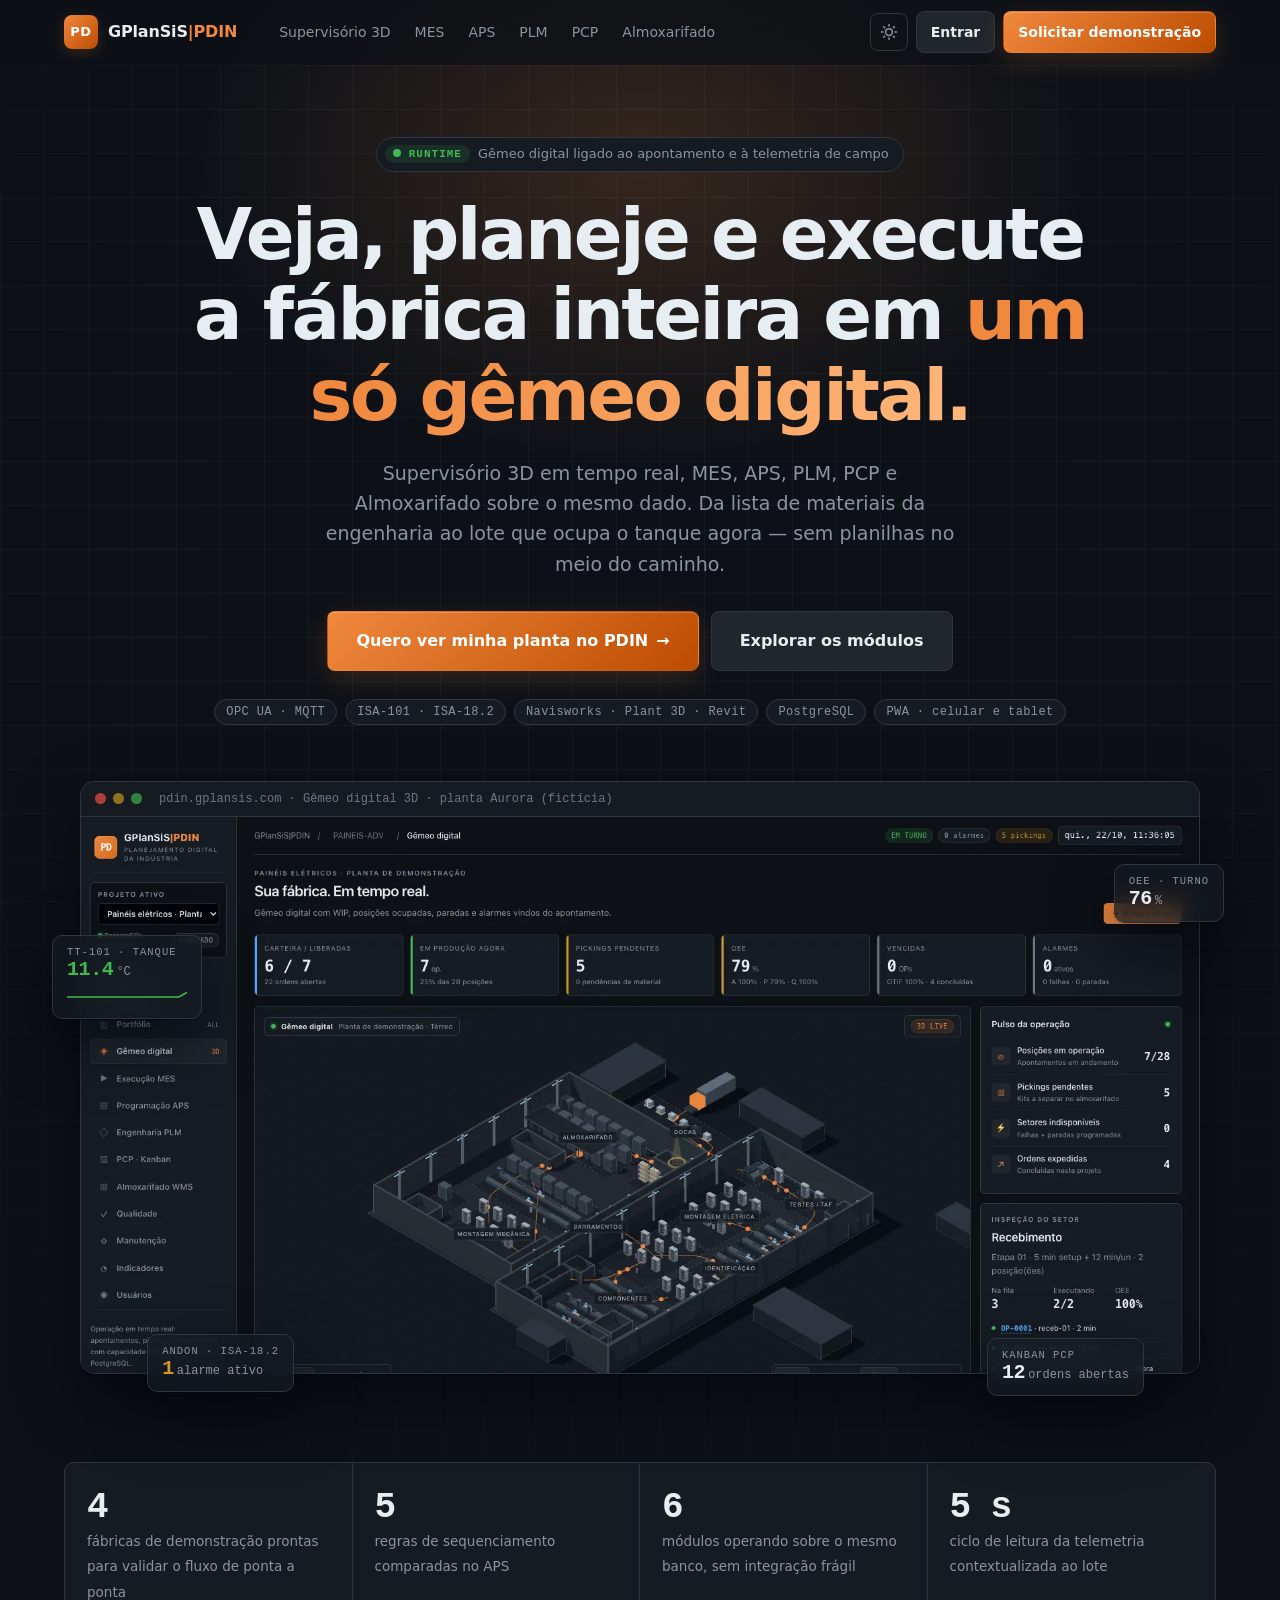
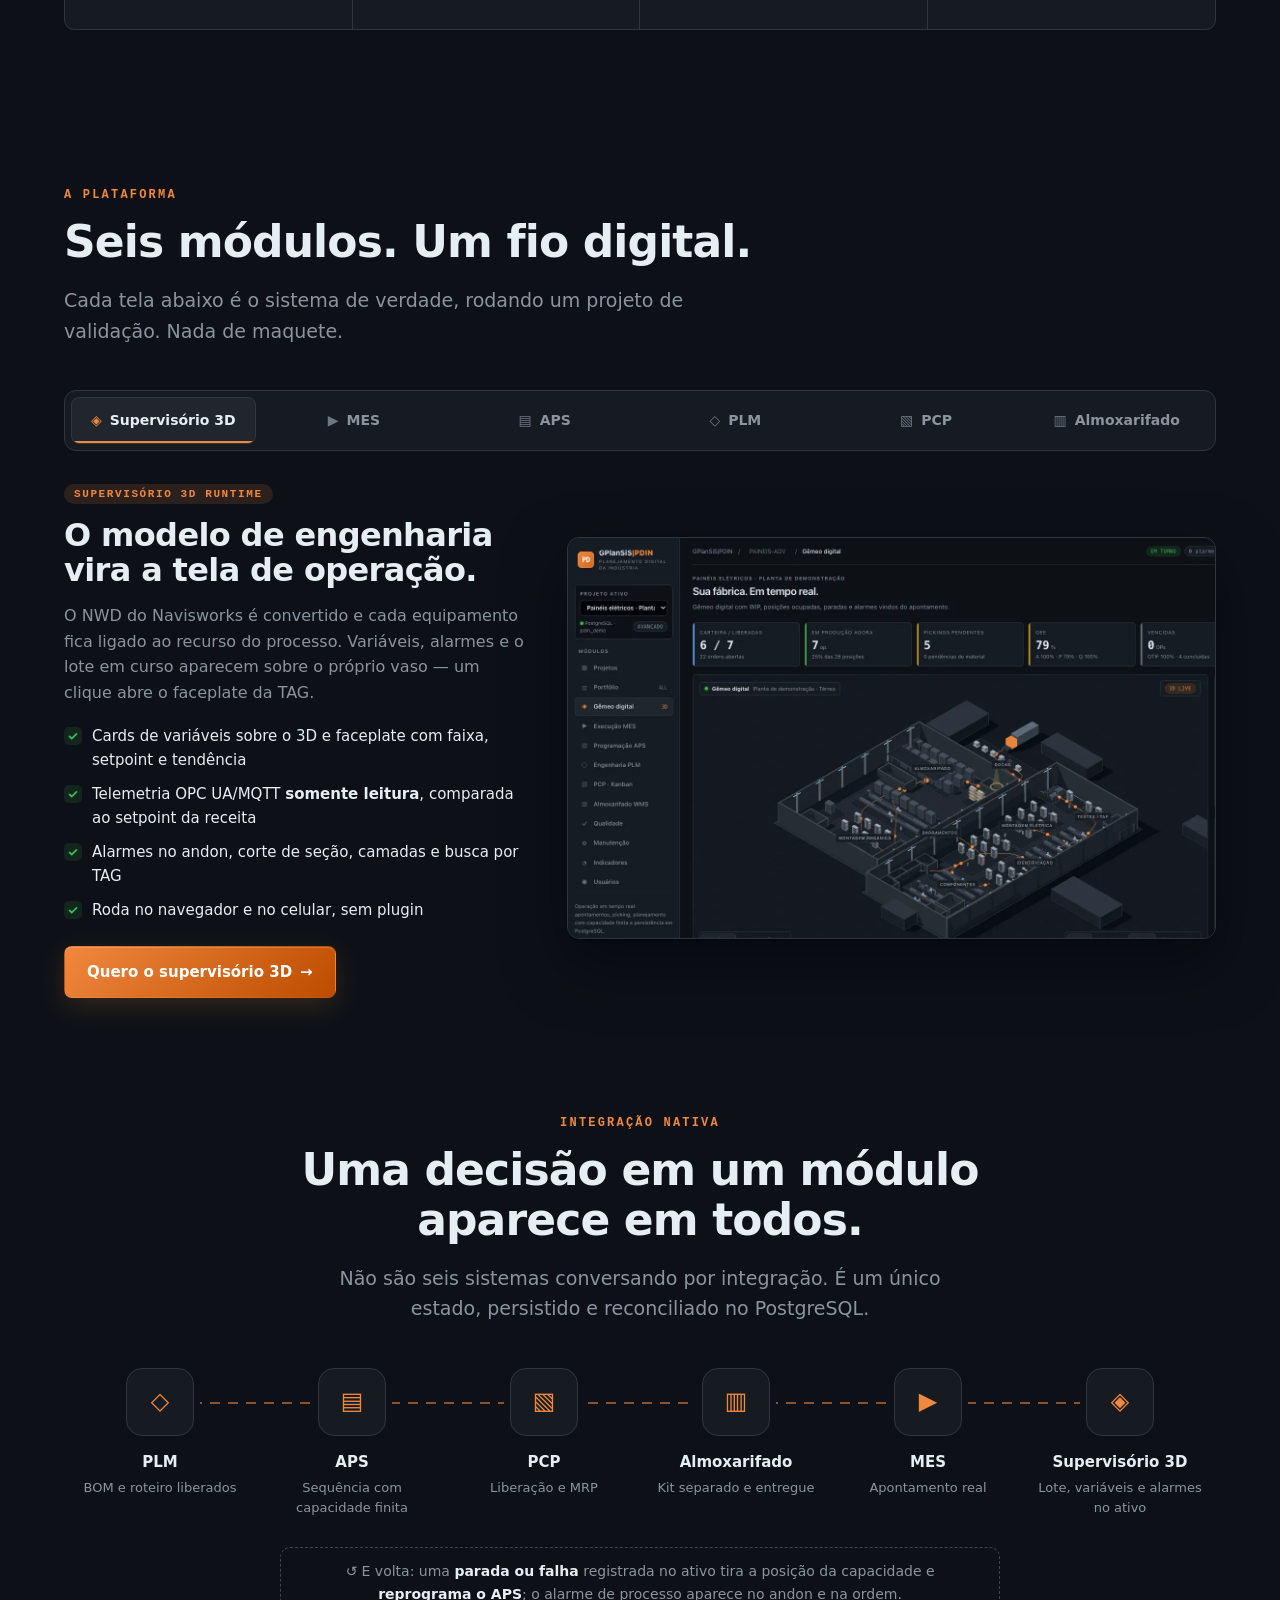
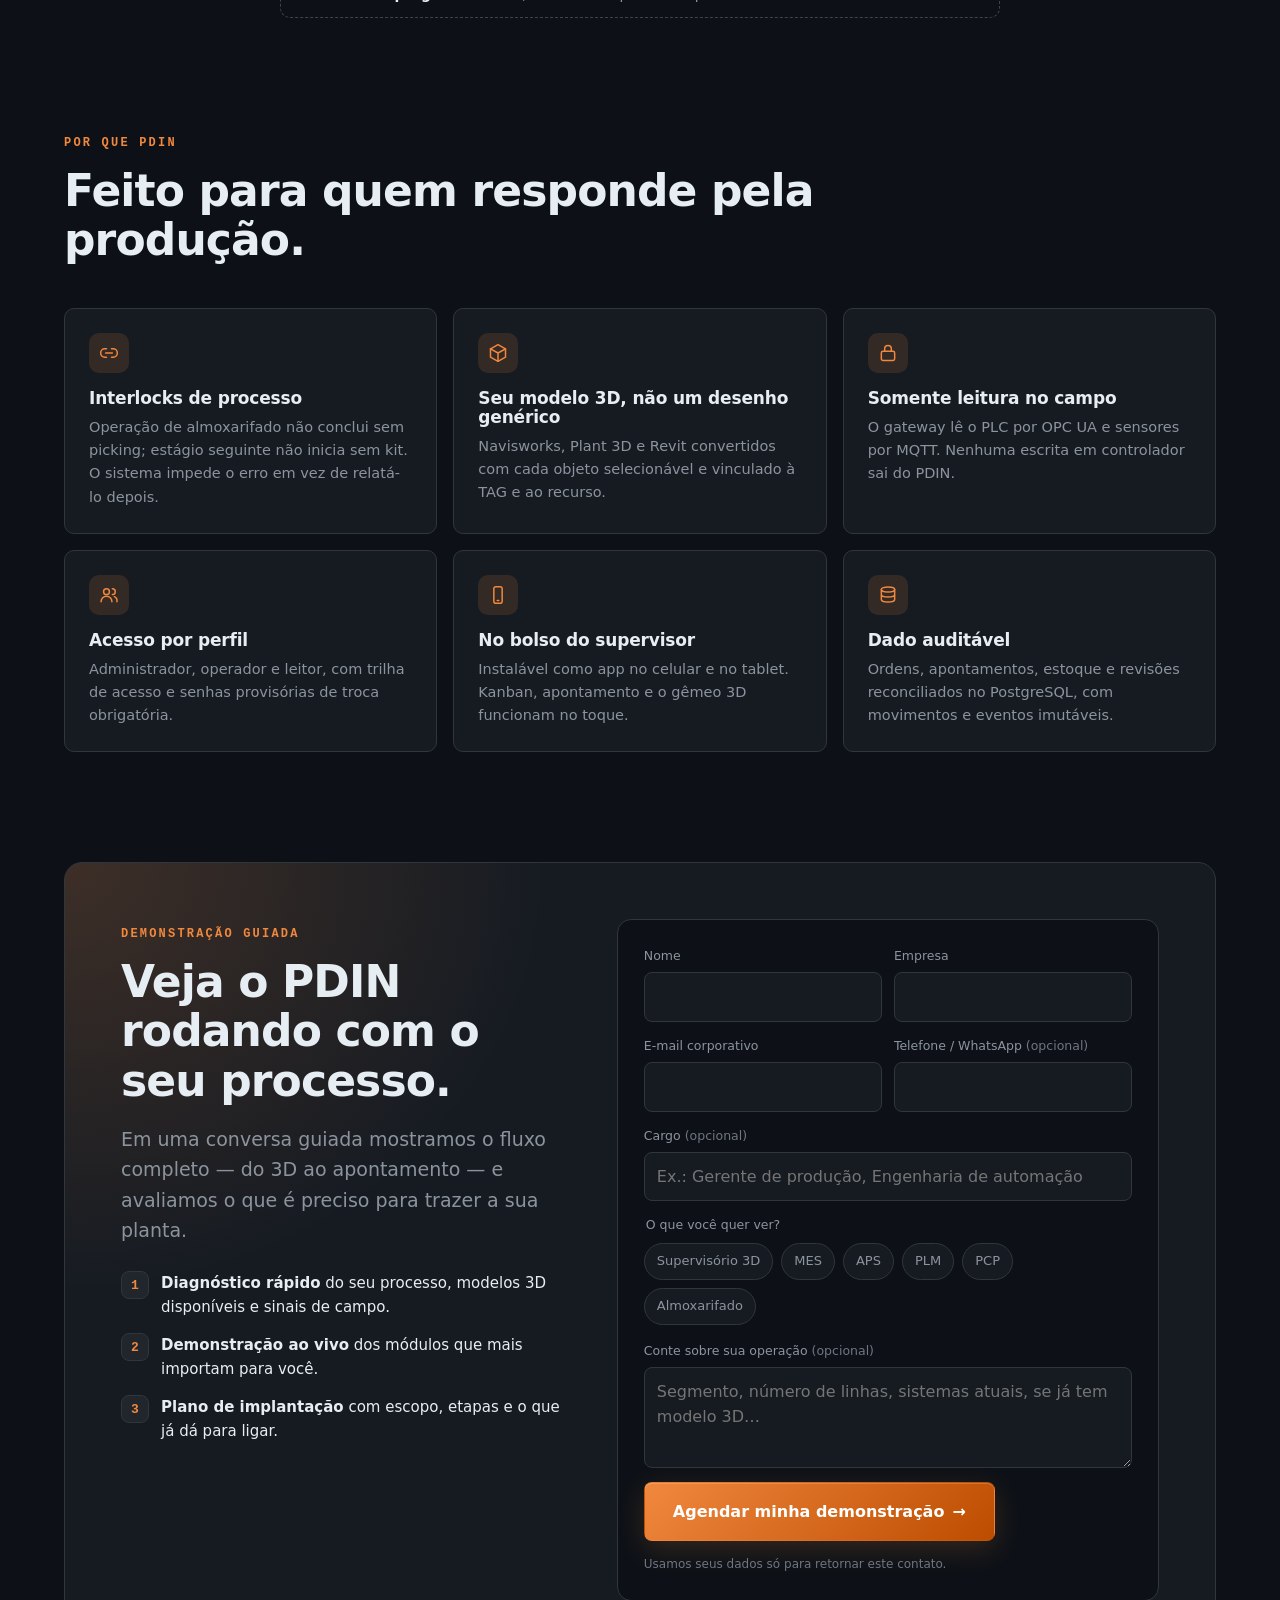
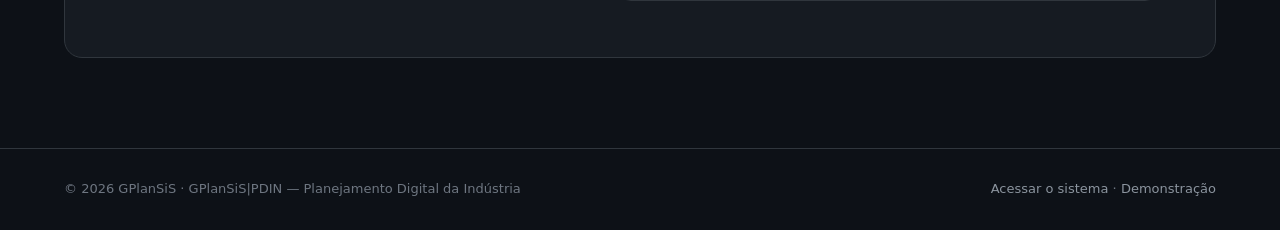
<file: landing.html>
<!doctype html>
<html lang="pt-BR" data-theme="dark">
<head>
<meta charset="utf-8">
<meta name="viewport" content="width=device-width,initial-scale=1,viewport-fit=cover">
<title>GPlanSiS|PDIN · Supervisório 3D, MES, APS, PLM, PCP e Almoxarifado</title>
<meta name="description" content="Gêmeo digital 3D em runtime ligado ao chão de fábrica: supervisório com telemetria, MES com apontamento real, APS com capacidade finita, PLM, PCP Kanban e almoxarifado com picking — em uma única plataforma.">
<meta name="theme-color" content="#0d1117">
<meta property="og:type" content="website">
<meta property="og:title" content="GPlanSiS|PDIN · Planejamento Digital da Indústria">
<meta property="og:description" content="Supervisório 3D runtime, MES, APS, PLM, PCP e Almoxarifado integrados. Da engenharia ao chão de fábrica, em tempo real.">
<meta property="og:image" content="https://pdin.gplansis.com/landing/supervisorio.webp">
<meta property="og:url" content="https://pdin.gplansis.com/">
<link rel="manifest" href="manifest.webmanifest">
<link rel="icon" href="icons/icon.svg" type="image/svg+xml">
<link rel="apple-touch-icon" href="icons/apple-touch-icon.png">
<link rel="preload" as="image" href="landing/supervisorio.webp" fetchpriority="high">
<script>try{document.documentElement.dataset.theme=localStorage.getItem('pdin-theme')||'dark';}catch(e){}</script>
<style>
/* Tokens idênticos ao app.css: o visitante vê o mesmo sistema que vai usar. */
:root{
 --bg:#0d1117;--bg2:#161b22;--bg3:#21262d;--bg4:#2d333b;--inset:#010409;
 --line:#30363d;--line2:#21262d;--line3:#3d444d;
 --ink:#e6edf3;--ink2:#8b949e;--ink3:#6e7681;
 --accent:#f0883e;--accent2:#bc4c00;--accent-ink:#0d1117;--accent-soft:#f0883e22;
 --info:#58a6ff;--info-soft:#388bfd26;--ok:#3fb950;--ok-soft:#2ea04326;--warn:#d29922;--warn-soft:#bb800926;--danger:#f85149;--danger-soft:#f8514926;--purple:#a371f7;--purple-soft:#a371f726;
 --glow:rgba(240,136,62,.18);--grid:rgba(139,148,158,.07);--glass:rgba(22,27,34,.72);
 --shadow:0 1px 0 rgba(1,4,9,.6),0 24px 60px rgba(1,4,9,.55);
 --mono:Consolas,'JetBrains Mono','Cascadia Mono',ui-monospace,monospace;--sans:'Segoe UI',system-ui,-apple-system,Roboto,Arial,sans-serif;
 --r:10px;--wrap:1200px;color-scheme:dark;
}
html[data-theme="light"]{
 --bg:#f6f8fa;--bg2:#ffffff;--bg3:#eaeef2;--bg4:#dfe4ea;--inset:#eef1f4;
 --line:#d0d7de;--line2:#e3e8ee;--line3:#afb8c1;
 --ink:#1f2328;--ink2:#656d76;--ink3:#8c959f;
 --accent:#bc4c00;--accent2:#953800;--accent-ink:#ffffff;--accent-soft:#bc4c0018;
 --info:#0969da;--info-soft:#0969da18;--ok:#1a7f37;--ok-soft:#1a7f3718;--warn:#9a6700;--warn-soft:#9a670018;--danger:#cf222e;--danger-soft:#cf222e18;--purple:#8250df;--purple-soft:#8250df18;
 --glow:rgba(188,76,0,.10);--grid:rgba(31,35,40,.05);--glass:rgba(255,255,255,.8);
 --shadow:0 1px 0 rgba(31,35,40,.04),0 24px 60px rgba(140,149,159,.28);color-scheme:light;
}
*{box-sizing:border-box}
html{scroll-behavior:smooth;scroll-padding-top:76px}
body{margin:0;background:var(--bg);color:var(--ink);font:16px/1.6 var(--sans);-webkit-font-smoothing:antialiased;overflow-x:hidden}
a{color:inherit}
img{max-width:100%;display:block}
button,input,select,textarea{font:inherit;color:inherit}
:focus-visible{outline:2px solid var(--info);outline-offset:3px;border-radius:4px}
.wrap{width:100%;max-width:var(--wrap);margin:0 auto;padding:0 24px}
.mono{font-family:var(--mono)}
.eyebrow{font:600 12px var(--mono);letter-spacing:2.2px;text-transform:uppercase;color:var(--accent)}
h1,h2,h3{margin:0;line-height:1.12;letter-spacing:-.02em}
h2{font-size:clamp(28px,3.6vw,44px);font-weight:700}
.lead{font-size:clamp(16px,1.5vw,19px);color:var(--ink2);max-width:640px}
.btn{display:inline-flex;align-items:center;justify-content:center;gap:8px;padding:13px 22px;border-radius:8px;font-weight:600;font-size:15px;text-decoration:none;border:1px solid var(--line);background:var(--bg3);color:var(--ink);cursor:pointer;transition:transform .15s,filter .15s,background .15s,border-color .15s;white-space:nowrap}
.btn:hover{background:var(--bg4);border-color:var(--line3)}
.btn.primary{background:linear-gradient(135deg,var(--accent),var(--accent2));color:#fff;border-color:transparent;box-shadow:0 8px 28px var(--glow),inset 0 1px 0 rgba(255,255,255,.18)}
.btn.primary:hover{filter:brightness(1.08);transform:translateY(-1px)}
.btn.big{padding:16px 28px;font-size:16px}
.btn .arrow{transition:transform .15s}.btn:hover .arrow{transform:translateX(3px)}

/* ---- navegação */
.nav{position:sticky;top:0;z-index:40;background:color-mix(in srgb,var(--bg) 78%,transparent);backdrop-filter:blur(14px) saturate(1.4);-webkit-backdrop-filter:blur(14px) saturate(1.4);border-bottom:1px solid transparent;transition:border-color .2s}
.nav.scrolled{border-bottom-color:var(--line)}
.nav .wrap{display:flex;align-items:center;gap:20px;height:64px}
.brand{display:flex;gap:10px;align-items:center;text-decoration:none;flex-shrink:0}
.mark{width:34px;height:34px;border-radius:8px;background:linear-gradient(135deg,#f0883e,#bc4c00);color:#fff;display:grid;place-items:center;font-weight:800;font-size:13px;letter-spacing:.5px;box-shadow:0 4px 14px var(--glow)}
.brand b{font-size:16px;letter-spacing:-.01em}.brand b span{color:var(--accent)}
.nav-links{display:flex;gap:4px;margin-left:12px}
.nav-links a{font-size:14px;color:var(--ink2);text-decoration:none;padding:7px 10px;border-radius:6px}
.nav-links a:hover{color:var(--ink);background:var(--bg3)}
.nav-cta{margin-left:auto;display:flex;gap:8px;align-items:center}
.nav-cta .btn{padding:9px 14px;font-size:14px}
.theme{width:38px;height:38px;padding:0;border-radius:8px;border:1px solid var(--line);background:transparent;cursor:pointer;color:var(--ink2);display:grid;place-items:center}
.theme:hover{color:var(--ink);background:var(--bg3)}

/* ---- hero */
.hero{position:relative;padding:72px 0 40px;isolation:isolate;overflow-x:clip} /* o brilho de 900 px não pode alargar a página no celular */
.hero::before{content:'';position:absolute;inset:0;z-index:-2;background-image:linear-gradient(var(--grid) 1px,transparent 1px),linear-gradient(90deg,var(--grid) 1px,transparent 1px);background-size:44px 44px;mask-image:radial-gradient(ellipse 80% 70% at 50% 30%,#000 40%,transparent 100%);-webkit-mask-image:radial-gradient(ellipse 80% 70% at 50% 30%,#000 40%,transparent 100%)}
.hero::after{content:'';position:absolute;z-index:-1;width:900px;height:600px;left:50%;top:-200px;transform:translateX(-50%);background:radial-gradient(closest-side,var(--glow),transparent);pointer-events:none}
.hero-copy{text-align:center;max-width:900px;margin:0 auto}
.pill{display:inline-flex;align-items:center;gap:8px;padding:6px 14px 6px 8px;border:1px solid var(--line);background:var(--bg2);border-radius:999px;font-size:13px;color:var(--ink2);margin-bottom:22px}
.pill b{background:var(--ok-soft);color:var(--ok);font:600 11px var(--mono);letter-spacing:1px;padding:3px 8px;border-radius:999px}
.live{display:inline-block;width:8px;height:8px;border-radius:50%;background:var(--ok);box-shadow:0 0 0 0 var(--ok);animation:pulse 2s infinite}
@keyframes pulse{0%{box-shadow:0 0 0 0 color-mix(in srgb,var(--ok) 60%,transparent)}70%{box-shadow:0 0 0 9px transparent}100%{box-shadow:0 0 0 0 transparent}}
.hero h1{font-size:clamp(36px,6vw,72px);font-weight:800;letter-spacing:-.035em}
.hero h1 .grad{background:linear-gradient(120deg,var(--accent) 10%,#ffb77a 50%,var(--accent) 90%);-webkit-background-clip:text;background-clip:text;color:transparent;background-size:200% auto;animation:shine 6s linear infinite}
html[data-theme="light"] .hero h1 .grad{background-image:linear-gradient(120deg,var(--accent2),var(--accent) 50%,var(--accent2))}
@keyframes shine{to{background-position:200% center}}
.hero .lead{margin:22px auto 32px;text-align:center}
.hero-cta{display:flex;gap:12px;justify-content:center;flex-wrap:wrap}
.chips{display:flex;flex-wrap:wrap;justify-content:center;gap:8px;margin-top:28px}
.chip{font:12px var(--mono);letter-spacing:.4px;color:var(--ink2);border:1px solid var(--line);background:var(--bg2);border-radius:999px;padding:5px 11px}

.stage{position:relative;margin:56px auto 0;max-width:1120px;perspective:1600px}
.frame{position:relative;border:1px solid var(--line);border-radius:14px;background:var(--bg2);box-shadow:var(--shadow);overflow:hidden;transform:rotateX(8deg) scale(.98);transform-origin:50% 0;transition:transform 1.2s cubic-bezier(.2,.7,.2,1)}
.frame.in{transform:none}
.frame-bar{display:flex;align-items:center;gap:7px;padding:10px 14px;border-bottom:1px solid var(--line);background:var(--bg2)}
.frame-bar i{width:11px;height:11px;border-radius:50%;background:var(--bg4)}
.frame-bar i:nth-child(1){background:#f85149aa}.frame-bar i:nth-child(2){background:#d29922aa}.frame-bar i:nth-child(3){background:#3fb950aa}
.frame-bar span{margin-left:10px;font:12px var(--mono);color:var(--ink3);overflow:hidden;white-space:nowrap;text-overflow:ellipsis}
.frame img{width:100%;height:auto;aspect-ratio:1665/828;object-fit:cover;object-position:top;background:var(--bg)}
.float{position:absolute;z-index:3;background:var(--glass);backdrop-filter:blur(12px);-webkit-backdrop-filter:blur(12px);border:1px solid var(--line);border-radius:10px;padding:10px 14px;box-shadow:var(--shadow);font-size:13px;animation:bob 6s ease-in-out infinite}
.float small{display:block;font:10.5px var(--mono);letter-spacing:1px;color:var(--ink2);text-transform:uppercase}
.float b{font:600 20px var(--mono);letter-spacing:-.02em}
.float .u{font:12px var(--mono);color:var(--ink2);margin-left:3px}
.float .ok{color:var(--ok)}.float .warn{color:var(--warn)}
.f1{left:-28px;top:26%}.f2{right:-24px;top:14%;animation-delay:-2s}.f3{right:5%;bottom:-22px;animation-delay:-4s}.f4{left:6%;bottom:-18px;animation-delay:-3s}
.spark{display:block;margin-top:4px}
@keyframes bob{50%{transform:translateY(-8px)}}

/* ---- faixa de números */
.stats{margin-top:88px;display:grid;grid-template-columns:repeat(4,1fr);border:1px solid var(--line);border-radius:var(--r);background:var(--bg2);overflow:hidden}
.stat{padding:24px 22px;border-right:1px solid var(--line)}
.stat:last-child{border-right:0}
.stat b{display:block;font:700 clamp(26px,3vw,36px) var(--mono);letter-spacing:-.03em;color:var(--ink)}
.stat span{font-size:13.5px;color:var(--ink2)}

/* ---- seções */
section{padding:110px 0 0}
.head{max-width:760px;margin-bottom:44px}
.head.center{text-align:center;margin-left:auto;margin-right:auto}
.head.center .lead{margin-left:auto;margin-right:auto}
.head h2{margin:12px 0 16px}

/* ---- vitrine de módulos */
.tabs{display:flex;gap:6px;padding:6px;border:1px solid var(--line);background:var(--bg2);border-radius:12px;overflow-x:auto;scrollbar-width:none;margin-bottom:28px}
.tabs::-webkit-scrollbar{display:none}
.tab{flex:1;min-width:max-content;display:flex;align-items:center;justify-content:center;gap:8px;padding:11px 16px;border:1px solid transparent;border-radius:8px;background:transparent;color:var(--ink2);font-weight:600;font-size:14px;cursor:pointer;position:relative;overflow:hidden}
.tab:hover{color:var(--ink);background:var(--bg3)}
.tab[aria-selected="true"]{color:var(--ink);background:var(--bg3);border-color:var(--line)}
.tab[aria-selected="true"] i{color:var(--accent)}
.tab i{font-style:normal;color:var(--ink3)}
.tab .bar{position:absolute;left:0;bottom:0;height:2px;background:var(--accent);width:0}
.tab[aria-selected="true"] .bar{animation:fill var(--dwell,9s) linear forwards}
.tabs.paused .bar{animation-play-state:paused}
@keyframes fill{to{width:100%}}
.panel{display:grid;grid-template-columns:minmax(0,5fr) minmax(0,7fr);gap:40px;align-items:center}
.panel[hidden]{display:none}
.panel.enter .copy,.panel.enter .shot{animation:rise .5s cubic-bezier(.2,.7,.2,1) both}
.panel.enter .shot{animation-delay:.06s}
@keyframes rise{from{opacity:0;transform:translateY(12px)}}
.copy .tag{display:inline-block;font:600 11px var(--mono);letter-spacing:1.6px;text-transform:uppercase;color:var(--accent);background:var(--accent-soft);border-radius:999px;padding:4px 10px;margin-bottom:14px}
.copy h3{font-size:clamp(24px,2.6vw,32px);margin-bottom:14px}
.copy p{color:var(--ink2);margin:0 0 18px}
.checks{list-style:none;padding:0;margin:0 0 24px;display:grid;gap:10px}
.checks li{position:relative;padding-left:28px;font-size:15px}
.checks li::before{content:'';position:absolute;left:0;top:3px;width:18px;height:18px;border-radius:5px;background:var(--ok-soft) url("data:image/svg+xml,%3Csvg xmlns='http://www.w3.org/2000/svg' viewBox='0 0 16 16'%3E%3Cpath d='M4 8.5l2.5 2.5L12 5.5' fill='none' stroke='%233fb950' stroke-width='2' stroke-linecap='round' stroke-linejoin='round'/%3E%3C/svg%3E") center/14px no-repeat}
.copy .links{display:flex;gap:10px;flex-wrap:wrap}
.shot{border:1px solid var(--line);border-radius:12px;overflow:hidden;background:var(--bg2);box-shadow:var(--shadow)}
.shot img{width:100%;height:auto;aspect-ratio:1656/1024;object-fit:cover;object-position:top left}

/* ---- fio digital */
.thread{display:grid;grid-template-columns:repeat(6,1fr);gap:0;position:relative;margin-top:10px}
.thread::before{content:'';position:absolute;left:8%;right:8%;top:34px;height:2px;background:repeating-linear-gradient(90deg,var(--accent) 0 10px,transparent 10px 18px);opacity:.55;animation:flow 1.4s linear infinite;background-size:18px 2px}
@keyframes flow{to{background-position:18px 0}}
.node{text-align:center;padding:0 8px;position:relative}
.node .dot{width:68px;height:68px;margin:0 auto 14px;border-radius:16px;border:1px solid var(--line);background:var(--bg2);display:grid;place-items:center;font-size:24px;color:var(--accent);position:relative;box-shadow:0 0 0 6px var(--bg)}
.node b{display:block;font-size:15px;margin-bottom:4px}
.node span{font-size:13px;color:var(--ink2);display:block}
.loop{margin:28px auto 0;max-width:720px;text-align:center;font-size:14px;color:var(--ink2);padding:12px 18px;border:1px dashed var(--line3);border-radius:10px}
.loop b{color:var(--ink)}

/* ---- diferenciais */
.grid3{display:grid;grid-template-columns:repeat(3,1fr);gap:16px}
.card{border:1px solid var(--line);border-radius:var(--r);background:var(--bg2);padding:24px;transition:border-color .2s,transform .2s}
.card:hover{border-color:var(--line3);transform:translateY(-2px)}
.card .ic{width:40px;height:40px;border-radius:10px;display:grid;place-items:center;background:var(--accent-soft);color:var(--accent);font-size:18px;margin-bottom:16px}
.card h3{font-size:17px;margin-bottom:8px;letter-spacing:-.01em}
.card p{margin:0;color:var(--ink2);font-size:14.5px}

/* ---- CTA final + formulário */
.final{margin-top:110px;position:relative;border:1px solid var(--line);border-radius:18px;overflow:hidden;background:radial-gradient(ellipse 70% 90% at 0% 0%,var(--glow),transparent 60%),var(--bg2)}
.final-in{display:grid;grid-template-columns:minmax(0,5fr) minmax(0,6fr);gap:44px;padding:56px}
.final h2{margin:12px 0 16px}
.final .lead{margin-bottom:26px}
.promise{list-style:none;padding:0;margin:0;display:grid;gap:14px}
.promise li{display:flex;gap:12px;align-items:flex-start;font-size:15px}
.promise li b{flex-shrink:0;width:28px;height:28px;border-radius:8px;display:grid;place-items:center;background:var(--bg3);border:1px solid var(--line);font:600 13px var(--mono);color:var(--accent)}
form.lead-form{background:var(--bg);border:1px solid var(--line);border-radius:14px;padding:26px}
.row2{display:grid;grid-template-columns:1fr 1fr;gap:12px}
.fl{display:block;margin-bottom:14px;font-size:12.5px;color:var(--ink2)}
.fl input,.fl textarea,.fl select{display:block;width:100%;margin-top:6px;padding:11px 12px;font-size:16px;background:var(--bg2);border:1px solid var(--line);border-radius:8px;color:var(--ink)}
.fl input:focus,.fl textarea:focus{border-color:var(--accent);outline:none;box-shadow:0 0 0 3px var(--accent-soft)}
.fl textarea{resize:vertical;min-height:80px}
fieldset{border:0;padding:0;margin:0 0 16px}
legend{font-size:12.5px;color:var(--ink2);margin-bottom:8px}
.opts{display:flex;flex-wrap:wrap;gap:8px}
.opt input{position:absolute;opacity:0;pointer-events:none}
.opt span{display:inline-block;padding:7px 12px;border:1px solid var(--line);border-radius:999px;font-size:13px;cursor:pointer;background:var(--bg2);color:var(--ink2);user-select:none;transition:all .12s}
.opt input:checked+span{background:var(--accent-soft);border-color:var(--accent);color:var(--ink)}
.opt input:focus-visible+span{outline:2px solid var(--info);outline-offset:2px}
.hp{position:absolute;left:-9999px;width:1px;height:1px;overflow:hidden}
.form-foot{display:flex;align-items:center;gap:14px;flex-wrap:wrap}
.form-foot small{color:var(--ink3);font-size:12px;flex:1;min-width:180px}
.msg{margin-top:14px;font-size:14px;padding:10px 12px;border-radius:8px;display:none}
.msg.err{display:block;background:var(--danger-soft);color:var(--danger)}
.done{text-align:center;padding:30px 10px}
.done .big{width:60px;height:60px;border-radius:50%;margin:0 auto 16px;display:grid;place-items:center;background:var(--ok-soft);color:var(--ok);font-size:28px}
.done h3{font-size:22px;margin-bottom:8px}.done p{color:var(--ink2);margin:0 0 20px}

footer{margin-top:90px;border-top:1px solid var(--line);padding:30px 0 calc(30px + env(safe-area-inset-bottom))}
footer .wrap{display:flex;justify-content:space-between;gap:16px;flex-wrap:wrap;font-size:13px;color:var(--ink3)}
footer a{color:var(--ink2);text-decoration:none}footer a:hover{color:var(--ink)}

.reveal{opacity:0;transform:translateY(18px);transition:opacity .7s,transform .7s cubic-bezier(.2,.7,.2,1)}
.reveal.in{opacity:1;transform:none}
.mobile-cta{display:none}

@media(max-width:1080px){
 .nav-links{display:none}
 .f1{left:-10px}.f2{right:-8px}
 .panel{grid-template-columns:1fr;gap:26px}
 .panel .shot{order:-1}
 .final-in{grid-template-columns:1fr;padding:40px}
 .grid3{grid-template-columns:1fr 1fr}
}
@media(max-width:720px){
 body{font-size:15px}
 .wrap{padding:0 16px}
 .nav .wrap{height:58px;gap:10px}
 .nav-cta .btn.primary{display:none}
 .hero{padding:44px 0 20px}
 .pill{font-size:12px}
 .hero-cta .btn{width:100%}
 .stage{margin-top:36px}
 .frame{transform:none;border-radius:10px}
 .frame-bar{padding:8px 10px}
 .float{padding:7px 10px}.float b{font-size:15px}.float small{font-size:9px}
 .f1{left:6px;top:auto;bottom:18%}.f2{right:6px;top:18%}.f3,.f4,.spark{display:none}
 .stats{grid-template-columns:1fr 1fr;margin-top:48px}
 .stat{padding:18px 16px;border-bottom:1px solid var(--line)}
 .stat:nth-child(2n){border-right:0}
 .stat:nth-last-child(-n+2){border-bottom:0}
 section{padding-top:76px}
 .head{margin-bottom:28px}
 .tab{padding:10px 12px;font-size:13px}
 .thread{grid-template-columns:1fr;gap:18px}
 .thread::before{left:34px;right:auto;top:10px;bottom:10px;width:2px;height:auto;background:repeating-linear-gradient(180deg,var(--accent) 0 10px,transparent 10px 18px);background-size:2px 18px;animation:none}
 .node{display:grid;grid-template-columns:68px 1fr;gap:14px;text-align:left;align-items:center;padding:0}
 .node .dot{margin:0}
 .grid3{grid-template-columns:1fr}
 .final{margin-top:76px;border-radius:14px}
 .final-in{padding:26px 18px;gap:28px}
 form.lead-form{padding:18px}
 .row2{grid-template-columns:1fr;gap:0}
 .form-foot .btn{width:100%}
 .mobile-cta{display:flex;position:fixed;left:12px;right:12px;bottom:calc(12px + env(safe-area-inset-bottom));z-index:50;gap:8px;transform:translateY(140%);transition:transform .25s}
 .mobile-cta.show{transform:none}
 .mobile-cta .btn{flex:1 1 0;min-width:0;padding:12px 10px;font-size:14px;box-shadow:var(--shadow)}
 .mobile-cta .btn.primary{flex:2 1 0}
 .tabs{max-width:100%}
 .tab{flex:0 0 auto}
}
@media(prefers-reduced-motion:reduce){
 *,*::before,*::after{animation:none!important;transition:none!important}
 .reveal{opacity:1;transform:none}
 .frame{transform:none}
}
</style>
</head>
<body>

<header class="nav" id="nav">
 <div class="wrap">
  <a class="brand" href="#topo" aria-label="GPlanSiS|PDIN, início"><span class="mark">PD</span><b>GPlanSiS<span>|PDIN</span></b></a>
  <nav class="nav-links" aria-label="Módulos">
   <a href="#modulos" data-go="supervisorio">Supervisório 3D</a><a href="#modulos" data-go="mes">MES</a><a href="#modulos" data-go="aps">APS</a><a href="#modulos" data-go="plm">PLM</a><a href="#modulos" data-go="pcp">PCP</a><a href="#modulos" data-go="almoxarifado">Almoxarifado</a>
  </nav>
  <div class="nav-cta">
   <button class="theme" id="theme" type="button" aria-label="Alternar tema claro/escuro"><svg width="18" height="18" viewBox="0 0 24 24" fill="none" stroke="currentColor" stroke-width="2" stroke-linecap="round"><circle cx="12" cy="12" r="4.5"/><path d="M12 2v2M12 20v2M4.9 4.9l1.4 1.4M17.7 17.7l1.4 1.4M2 12h2M20 12h2M4.9 19.1l1.4-1.4M17.7 6.3l1.4-1.4"/></svg></button>
   <a class="btn" href="/login.html">Entrar</a>
   <a class="btn primary" href="#demo">Solicitar demonstração</a>
  </div>
 </div>
</header>

<main id="topo">
 <div class="hero">
  <div class="wrap">
   <div class="hero-copy">
    <div class="pill"><b><span class="live"></span>&nbsp;RUNTIME</b> Gêmeo digital ligado ao apontamento e à telemetria de campo</div>
    <h1>Veja, planeje e execute<br>a fábrica inteira em <span class="grad">um só gêmeo digital.</span></h1>
    <p class="lead">Supervisório 3D em tempo real, MES, APS, PLM, PCP e Almoxarifado sobre o mesmo dado. Da lista de materiais da engenharia ao lote que ocupa o tanque agora — sem planilhas no meio do caminho.</p>
    <div class="hero-cta">
     <a class="btn primary big" href="#demo">Quero ver minha planta no PDIN <span class="arrow">→</span></a>
     <a class="btn big" href="#modulos">Explorar os módulos</a>
    </div>
    <div class="chips" aria-label="Tecnologias">
     <span class="chip">OPC UA · MQTT</span><span class="chip">ISA-101 · ISA-18.2</span><span class="chip">Navisworks · Plant 3D · Revit</span><span class="chip">PostgreSQL</span><span class="chip">PWA · celular e tablet</span>
    </div>
   </div>

   <div class="stage">
    <div class="frame" id="frame">
     <div class="frame-bar"><i></i><i></i><i></i><span>pdin.gplansis.com · Gêmeo digital 3D · planta Aurora (fictícia)</span></div>
     <img src="landing/supervisorio.webp" width="1665" height="828" alt="Gêmeo digital 3D do PDIN: planta Aurora (fictícia) com setores, posições ocupadas e fluxo de materiais" fetchpriority="high">
    </div>
    <div class="float f1" aria-hidden="true"><small>TT-101 · Tanque</small><b class="ok" data-tick="11.2" data-range="0.4">11.2</b><span class="u">°C</span><svg class="spark" width="120" height="22" viewBox="0 0 120 22"><polyline id="spark" fill="none" stroke="var(--ok)" stroke-width="1.6" points=""/></svg></div>
    <div class="float f2" aria-hidden="true"><small>OEE · turno</small><b data-tick="77" data-range="2" data-int="1">77</b><span class="u">%</span></div>
    <div class="float f3" aria-hidden="true"><small>Kanban PCP</small><b>12</b><span class="u">ordens abertas</span></div>
    <div class="float f4" aria-hidden="true"><small>Andon · ISA-18.2</small><b class="warn">1</b><span class="u">alarme ativo</span></div>
   </div>

   <div class="stats reveal">
    <div class="stat"><b data-count="4">4</b><span>fábricas de demonstração prontas para validar o fluxo de ponta a ponta</span></div>
    <div class="stat"><b data-count="5">5</b><span>regras de sequenciamento comparadas no APS</span></div>
    <div class="stat"><b data-count="6">6</b><span>módulos operando sobre o mesmo banco, sem integração frágil</span></div>
    <div class="stat"><b>5&nbsp;s</b><span>ciclo de leitura da telemetria contextualizada ao lote</span></div>
   </div>
  </div>
 </div>

 <section id="modulos">
  <div class="wrap">
   <div class="head reveal">
    <span class="eyebrow">A plataforma</span>
    <h2>Seis módulos. Um fio digital.</h2>
    <p class="lead">Cada tela abaixo é o sistema de verdade, rodando um projeto de validação. Nada de maquete.</p>
   </div>

   <div class="tabs reveal" role="tablist" aria-label="Módulos do PDIN" id="tabs">
    <button class="tab" role="tab" id="t-supervisorio" aria-controls="p-supervisorio" aria-selected="true" data-k="supervisorio"><i>◈</i>Supervisório 3D<span class="bar"></span></button>
    <button class="tab" role="tab" id="t-mes" aria-controls="p-mes" aria-selected="false" tabindex="-1" data-k="mes"><i>▶</i>MES<span class="bar"></span></button>
    <button class="tab" role="tab" id="t-aps" aria-controls="p-aps" aria-selected="false" tabindex="-1" data-k="aps"><i>▤</i>APS<span class="bar"></span></button>
    <button class="tab" role="tab" id="t-plm" aria-controls="p-plm" aria-selected="false" tabindex="-1" data-k="plm"><i>◇</i>PLM<span class="bar"></span></button>
    <button class="tab" role="tab" id="t-pcp" aria-controls="p-pcp" aria-selected="false" tabindex="-1" data-k="pcp"><i>▧</i>PCP<span class="bar"></span></button>
    <button class="tab" role="tab" id="t-almoxarifado" aria-controls="p-almoxarifado" aria-selected="false" tabindex="-1" data-k="almoxarifado"><i>▥</i>Almoxarifado<span class="bar"></span></button>
   </div>

   <div class="panel" role="tabpanel" id="p-supervisorio" aria-labelledby="t-supervisorio">
    <div class="copy"><span class="tag">Supervisório 3D runtime</span><h3>O modelo de engenharia vira a tela de operação.</h3>
     <p>O NWD do Navisworks é convertido e cada equipamento fica ligado ao recurso do processo. Variáveis, alarmes e o lote em curso aparecem sobre o próprio vaso — um clique abre o faceplate da TAG.</p>
     <ul class="checks"><li>Cards de variáveis sobre o 3D e faceplate com faixa, setpoint e tendência</li><li>Telemetria OPC UA/MQTT <b>somente leitura</b>, comparada ao setpoint da receita</li><li>Alarmes no andon, corte de seção, camadas e busca por TAG</li><li>Roda no navegador e no celular, sem plugin</li></ul>
     <div class="links"><a class="btn primary" href="#demo" data-interest="supervisorio">Quero o supervisório 3D <span class="arrow">→</span></a></div></div>
    <div class="shot"><img src="landing/supervisorio.webp" loading="lazy" width="1665" height="828" alt="Gêmeo digital 3D com setores, WIP e alarmes"></div>
   </div>
   <div class="panel" role="tabpanel" id="p-mes" aria-labelledby="t-mes" hidden>
    <div class="copy"><span class="tag">MES · execução</span><h3>Cada ordem, cada operação, apontada de verdade.</h3>
     <p>Iniciar, pausar, concluir com boas e refugo, abrir não conformidade. O relógio é o de parede: nada avança sem apontamento, e a capacidade é finita por posição de recurso.</p>
     <ul class="checks"><li>Apontamento direto na linha ou na gaveta da ordem</li><li>Interlocks: sem kit entregue, a produção não começa</li><li>OEE, paradas e quadro de setores com posições ocupadas</li><li>Não conformidade gera laço de retrabalho rastreável</li></ul>
     <div class="links"><a class="btn primary" href="#demo" data-interest="mes">Quero o MES <span class="arrow">→</span></a></div></div>
    <div class="shot"><img src="landing/mes.webp" loading="lazy" width="1656" height="1024" alt="Tela de execução MES com lotes, operações e apontamento"></div>
   </div>
   <div class="panel" role="tabpanel" id="p-aps" aria-labelledby="t-aps" hidden>
    <div class="copy"><span class="tag">APS · programação</span><h3>Programe arrastando. O resto se reorganiza.</h3>
     <p>Gantt por posição de recurso com a linha do agora e os turnos. Arraste uma operação e toda a programação é empurrada para frente, respeitando a capacidade.</p>
     <ul class="checks"><li>Cinco regras comparadas lado a lado: PCP, EDD, SPT, razão crítica, FIFO</li><li>Solte em outra pista para trocar o recurso</li><li>Alerta de término após o prazo antes de acontecer</li><li>Portfólio: todos os projetos na mesma capacidade combinada</li></ul>
     <div class="links"><a class="btn primary" href="#demo" data-interest="aps">Quero o APS <span class="arrow">→</span></a></div></div>
    <div class="shot"><img src="landing/aps.webp" loading="lazy" width="1656" height="1024" alt="Gantt do APS com operações por recurso"></div>
   </div>
   <div class="panel" role="tabpanel" id="p-plm" aria-labelledby="t-plm" hidden>
    <div class="copy"><span class="tag">PLM · engenharia</span><h3>Da BOM da engenharia ao chão, sem retrabalho.</h3>
     <p>Estrutura e roteiro por produto, com revisões controladas. Importe a lista do CAD/ERP: itens novos entram no catálogo e já viram pendência de material.</p>
     <ul class="checks"><li>Importação de BOM por colagem ou CSV</li><li>Revisão em análise → liberada, imutável depois de liberar</li><li>BOM congelada em cada ordem na criação</li><li>Pendências ligam ordem × item × falta × compra</li></ul>
     <div class="links"><a class="btn primary" href="#demo" data-interest="plm">Quero o PLM <span class="arrow">→</span></a></div></div>
    <div class="shot"><img src="landing/plm.webp" loading="lazy" width="1656" height="1024" alt="PLM com estrutura de materiais por produto"></div>
   </div>
   <div class="panel" role="tabpanel" id="p-pcp" aria-labelledby="t-pcp" hidden>
    <div class="copy"><span class="tag">PCP · Kanban</span><h3>A carteira inteira sob controle, num quadro.</h3>
     <p>Carteira → planejada → liberada → produção → pausada → concluída. Arrastar muda o status com interlocks; a ordem na coluna é a sequência que o APS usa.</p>
     <ul class="checks"><li>MRP com necessidades e sugestão de compra</li><li>Gaveta da ordem: prazo, prioridade, recursos e histórico</li><li>Sequenciamento manual que alimenta a programação</li><li>Urgências e vencidas destacadas</li></ul>
     <div class="links"><a class="btn primary" href="#demo" data-interest="pcp">Quero o PCP <span class="arrow">→</span></a></div></div>
    <div class="shot"><img src="landing/pcp.webp" loading="lazy" width="1656" height="1024" alt="Kanban do PCP com ordens por status"></div>
   </div>
   <div class="panel" role="tabpanel" id="p-almoxarifado" aria-labelledby="t-almoxarifado" hidden>
    <div class="copy"><span class="tag">Almoxarifado · WMS</span><h3>O material certo, no lugar certo, antes da hora.</h3>
     <p>Kits reservados na criação da ordem, fila de picking para a produção, recebimento de compras e cobertura por item. Saldo do sistema e do banco sempre iguais.</p>
     <ul class="checks"><li>Picking libera a produção a partir do almoxarifado</li><li>Físico, reservado, disponível, mínimo e cobertura em dias</li><li>Pedidos de compra com lead time e recebimento</li><li>Movimentações imutáveis e auditadas no PostgreSQL</li></ul>
     <div class="links"><a class="btn primary" href="#demo" data-interest="almoxarifado">Quero o almoxarifado <span class="arrow">→</span></a></div></div>
    <div class="shot"><img src="landing/almoxarifado.webp" loading="lazy" width="1656" height="1024" alt="Almoxarifado com picking para produção e posição de estoque"></div>
   </div>
  </div>
 </section>

 <section id="fio">
  <div class="wrap">
   <div class="head center reveal">
    <span class="eyebrow">Integração nativa</span>
    <h2>Uma decisão em um módulo aparece em todos.</h2>
    <p class="lead">Não são seis sistemas conversando por integração. É um único estado, persistido e reconciliado no PostgreSQL.</p>
   </div>
   <div class="thread reveal">
    <div class="node"><div class="dot">◇</div><div><b>PLM</b><span>BOM e roteiro liberados</span></div></div>
    <div class="node"><div class="dot">▤</div><div><b>APS</b><span>Sequência com capacidade finita</span></div></div>
    <div class="node"><div class="dot">▧</div><div><b>PCP</b><span>Liberação e MRP</span></div></div>
    <div class="node"><div class="dot">▥</div><div><b>Almoxarifado</b><span>Kit separado e entregue</span></div></div>
    <div class="node"><div class="dot">▶</div><div><b>MES</b><span>Apontamento real</span></div></div>
    <div class="node"><div class="dot">◈</div><div><b>Supervisório 3D</b><span>Lote, variáveis e alarmes no ativo</span></div></div>
   </div>
   <p class="loop reveal">↺ E volta: uma <b>parada ou falha</b> registrada no ativo tira a posição da capacidade e <b>reprograma o APS</b>; o alarme de processo aparece no andon e na ordem.</p>
  </div>
 </section>

 <section id="por-que">
  <div class="wrap">
   <div class="head reveal">
    <span class="eyebrow">Por que PDIN</span>
    <h2>Feito para quem responde pela produção.</h2>
   </div>
   <div class="grid3">
    <div class="card reveal"><div class="ic"><svg width="20" height="20" viewBox="0 0 24 24" fill="none" stroke="currentColor" stroke-width="1.8" stroke-linecap="round" stroke-linejoin="round" aria-hidden="true"><path d="M9 7H7a5 5 0 0 0 0 10h2M15 7h2a5 5 0 0 1 0 10h-2M8 12h8"/></svg></div><h3>Interlocks de processo</h3><p>Operação de almoxarifado não conclui sem picking; estágio seguinte não inicia sem kit. O sistema impede o erro em vez de relatá-lo depois.</p></div>
    <div class="card reveal"><div class="ic"><svg width="20" height="20" viewBox="0 0 24 24" fill="none" stroke="currentColor" stroke-width="1.8" stroke-linecap="round" stroke-linejoin="round" aria-hidden="true"><path d="M12 2l9 5v10l-9 5-9-5V7z"/><path d="M12 22V12M21 7l-9 5-9-5"/></svg></div><h3>Seu modelo 3D, não um desenho genérico</h3><p>Navisworks, Plant 3D e Revit convertidos com cada objeto selecionável e vinculado à TAG e ao recurso.</p></div>
    <div class="card reveal"><div class="ic"><svg width="20" height="20" viewBox="0 0 24 24" fill="none" stroke="currentColor" stroke-width="1.8" stroke-linecap="round" stroke-linejoin="round" aria-hidden="true"><rect x="4" y="10" width="16" height="11" rx="2"/><path d="M8 10V7a4 4 0 0 1 8 0v3"/></svg></div><h3>Somente leitura no campo</h3><p>O gateway lê o PLC por OPC UA e sensores por MQTT. Nenhuma escrita em controlador sai do PDIN.</p></div>
    <div class="card reveal"><div class="ic"><svg width="20" height="20" viewBox="0 0 24 24" fill="none" stroke="currentColor" stroke-width="1.8" stroke-linecap="round" stroke-linejoin="round" aria-hidden="true"><circle cx="9" cy="8" r="3.5"/><path d="M2.5 20a6.5 6.5 0 0 1 13 0M16 4.5a3.5 3.5 0 0 1 0 7M18.5 14a5.5 5.5 0 0 1 3 6"/></svg></div><h3>Acesso por perfil</h3><p>Administrador, operador e leitor, com trilha de acesso e senhas provisórias de troca obrigatória.</p></div>
    <div class="card reveal"><div class="ic"><svg width="20" height="20" viewBox="0 0 24 24" fill="none" stroke="currentColor" stroke-width="1.8" stroke-linecap="round" stroke-linejoin="round" aria-hidden="true"><rect x="7" y="2" width="10" height="20" rx="2.5"/><path d="M11 18.5h2"/></svg></div><h3>No bolso do supervisor</h3><p>Instalável como app no celular e no tablet. Kanban, apontamento e o gêmeo 3D funcionam no toque.</p></div>
    <div class="card reveal"><div class="ic"><svg width="20" height="20" viewBox="0 0 24 24" fill="none" stroke="currentColor" stroke-width="1.8" stroke-linecap="round" stroke-linejoin="round" aria-hidden="true"><ellipse cx="12" cy="5.5" rx="8" ry="3"/><path d="M4 5.5v6c0 1.7 3.6 3 8 3s8-1.3 8-3v-6M4 11.5v6c0 1.7 3.6 3 8 3s8-1.3 8-3v-6"/></svg></div><h3>Dado auditável</h3><p>Ordens, apontamentos, estoque e revisões reconciliados no PostgreSQL, com movimentos e eventos imutáveis.</p></div>
   </div>
  </div>
 </section>

 <div class="wrap">
  <div class="final reveal" id="demo">
   <div class="final-in">
    <div>
     <span class="eyebrow">Demonstração guiada</span>
     <h2>Veja o PDIN rodando com o seu processo.</h2>
     <p class="lead">Em uma conversa guiada mostramos o fluxo completo — do 3D ao apontamento — e avaliamos o que é preciso para trazer a sua planta.</p>
     <ul class="promise">
      <li><b>1</b><span><strong>Diagnóstico rápido</strong> do seu processo, modelos 3D disponíveis e sinais de campo.</span></li>
      <li><b>2</b><span><strong>Demonstração ao vivo</strong> dos módulos que mais importam para você.</span></li>
      <li><b>3</b><span><strong>Plano de implantação</strong> com escopo, etapas e o que já dá para ligar.</span></li>
     </ul>
    </div>
    <form class="lead-form" id="lead-form" novalidate>
     <div id="lead-fields">
      <div class="row2">
       <label class="fl">Nome<input name="name" required minlength="2" maxlength="120" autocomplete="name"></label>
       <label class="fl">Empresa<input name="company" required minlength="2" maxlength="160" autocomplete="organization"></label>
      </div>
      <div class="row2">
       <label class="fl">E-mail corporativo<input name="email" type="email" required maxlength="254" autocomplete="email" inputmode="email"></label>
       <label class="fl">Telefone / WhatsApp <span style="color:var(--ink3)">(opcional)</span><input name="phone" type="tel" maxlength="40" autocomplete="tel" inputmode="tel"></label>
      </div>
      <label class="fl">Cargo <span style="color:var(--ink3)">(opcional)</span><input name="role" maxlength="80" autocomplete="organization-title" placeholder="Ex.: Gerente de produção, Engenharia de automação"></label>
      <fieldset><legend>O que você quer ver?</legend><div class="opts">
       <label class="opt"><input type="checkbox" name="interests" value="supervisorio"><span>Supervisório 3D</span></label>
       <label class="opt"><input type="checkbox" name="interests" value="mes"><span>MES</span></label>
       <label class="opt"><input type="checkbox" name="interests" value="aps"><span>APS</span></label>
       <label class="opt"><input type="checkbox" name="interests" value="plm"><span>PLM</span></label>
       <label class="opt"><input type="checkbox" name="interests" value="pcp"><span>PCP</span></label>
       <label class="opt"><input type="checkbox" name="interests" value="almoxarifado"><span>Almoxarifado</span></label>
      </div></fieldset>
      <label class="fl">Conte sobre sua operação <span style="color:var(--ink3)">(opcional)</span><textarea name="message" maxlength="2000" rows="3" placeholder="Segmento, número de linhas, sistemas atuais, se já tem modelo 3D…"></textarea></label>
      <label class="hp" aria-hidden="true">Não preencha<input name="website" tabindex="-1" autocomplete="off"></label>
      <div class="form-foot"><button class="btn primary big" type="submit">Agendar minha demonstração <span class="arrow">→</span></button><small>Usamos seus dados só para retornar este contato.</small></div>
      <p class="msg" id="lead-msg" role="alert"></p>
     </div>
     <div class="done" id="lead-done" hidden><div class="big">✓</div><h3>Recebemos sua solicitação.</h3><p>Nossa equipe vai entrar em contato pelo e-mail informado para combinar a demonstração.</p><a class="btn" href="#modulos">Continuar explorando</a></div>
    </form>
   </div>
  </div>
 </div>
</main>

<footer>
 <div class="wrap"><span>© <span id="year">2026</span> GPlanSiS · GPlanSiS|PDIN — Planejamento Digital da Indústria</span><span><a href="/login.html">Acessar o sistema</a> · <a href="#demo">Demonstração</a></span></div>
</footer>

<div class="mobile-cta" id="mobile-cta"><a class="btn" href="/login.html">Entrar</a><a class="btn primary" href="#demo">Solicitar demonstração</a></div>

<script>
'use strict';
const $=s=>document.querySelector(s),$$=s=>[...document.querySelectorAll(s)];
const reduce=matchMedia('(prefers-reduced-motion: reduce)').matches;
$('#year').textContent=new Date().getFullYear();

/* tema: mesmo armazenamento do sistema (pdin-theme) */
$('#theme').addEventListener('click',()=>{const t=document.documentElement.dataset.theme==='light'?'dark':'light';document.documentElement.dataset.theme=t;try{localStorage.setItem('pdin-theme',t);}catch{}});

/* barra de navegação e CTA fixo no celular */
const nav=$('#nav'),mcta=$('#mobile-cta'),demo=$('#demo');
const onScroll=()=>{nav.classList.toggle('scrolled',scrollY>8);const r=demo.getBoundingClientRect();mcta.classList.toggle('show',scrollY>520&&!(r.top<innerHeight&&r.bottom>0));};
addEventListener('scroll',onScroll,{passive:true});onScroll();

/* entrada suave dos blocos */
const io=new IntersectionObserver(es=>es.forEach(e=>{if(e.isIntersecting){e.target.classList.add('in');io.unobserve(e.target);}}),{threshold:.14});
$$('.reveal').forEach(el=>io.observe(el));
requestAnimationFrame(()=>setTimeout(()=>$('#frame').classList.add('in'),120));

/* números contam ao aparecer */
const cio=new IntersectionObserver(es=>es.forEach(e=>{if(!e.isIntersecting)return;cio.unobserve(e.target);const el=e.target,end=+el.dataset.count;if(reduce)return;const t0=performance.now();const step=t=>{const k=Math.min(1,(t-t0)/1400),v=Math.round(end*(1-Math.pow(1-k,3)));el.textContent=v.toLocaleString('pt-BR');if(k<1)requestAnimationFrame(step);};requestAnimationFrame(step);}),{threshold:.6});
$$('[data-count]').forEach(el=>cio.observe(el));

/* cartões flutuantes do hero: valores de exemplo oscilando (ilustração, não é leitura de campo) */
const spark=$('#spark'),hist=Array.from({length:30},()=>11.2);
function tick(){$$('[data-tick]').forEach(el=>{const base=+el.dataset.tick,r=+el.dataset.range,v=base+(Math.random()-.5)*r;el.textContent=el.dataset.int?Math.round(v):v.toFixed(1);if(el.closest('.f1')){hist.push(v);hist.shift();}});
 const mn=10.9,mx=11.5;spark.setAttribute('points',hist.map((v,i)=>`${(i/(hist.length-1)*120).toFixed(1)},${(20-(v-mn)/(mx-mn)*18).toFixed(1)}`).join(' '));}
tick();if(!reduce)setInterval(tick,1600);

/* vitrine em abas: acessível por teclado, avança sozinha até o visitante interagir */
const tabs=$$('.tab'),tabBox=$('#tabs');let cur=0,timer=null,userTook=false;const DWELL=9000;
function select(i,focus){cur=(i+tabs.length)%tabs.length;tabs.forEach((t,k)=>{const on=k===cur;t.setAttribute('aria-selected',on);t.tabIndex=on?0:-1;const p=document.getElementById(t.getAttribute('aria-controls'));p.hidden=!on;if(on){p.classList.remove('enter');void p.offsetWidth;p.classList.add('enter');}});if(focus)tabs[cur].focus();
 tabs[cur].scrollIntoView({block:'nearest',inline:'center',behavior:reduce?'auto':'smooth'});schedule();}
function schedule(){clearTimeout(timer);if(userTook||reduce){tabBox.classList.add('paused');return;}timer=setTimeout(()=>select(cur+1),DWELL);}
tabs.forEach((t,i)=>t.addEventListener('click',()=>{userTook=true;select(i);}));
tabBox.addEventListener('keydown',e=>{const k={ArrowRight:1,ArrowLeft:-1}[e.key];if(k){e.preventDefault();userTook=true;select(cur+k,true);}if(e.key==='Home'){userTook=true;select(0,true);}if(e.key==='End'){userTook=true;select(tabs.length-1,true);}});
const mio=new IntersectionObserver(es=>es.forEach(e=>{if(e.isIntersecting)schedule();else clearTimeout(timer);}),{threshold:.3});mio.observe($('#modulos'));
$$('[data-go]').forEach(a=>a.addEventListener('click',()=>{userTook=true;select(tabs.findIndex(t=>t.dataset.k===a.dataset.go));}));
select(0);

/* CTA de cada módulo já marca o interesse no formulário */
$$('[data-interest]').forEach(a=>a.addEventListener('click',()=>{const c=document.querySelector(`input[name=interests][value="${a.dataset.interest}"]`);if(c)c.checked=true;setTimeout(()=>$('#lead-form [name=name]').focus({preventScroll:true}),600);}));

/* envio da solicitação */
$('#lead-form').addEventListener('submit',async e=>{e.preventDefault();const f=e.target,msg=$('#lead-msg'),btn=f.querySelector('button[type=submit]');msg.className='msg';msg.textContent='';
 const data={name:f.name.value.trim(),company:f.company.value.trim(),email:f.email.value.trim(),phone:f.phone.value.trim()||null,role:f.role.value.trim()||null,message:f.message.value.trim()||null,website:f.website.value,interests:$$('input[name=interests]:checked').map(c=>c.value)};
 if(data.name.length<2||data.company.length<2||!/^[^@\s]+@[^@\s]+\.[^@\s]+$/.test(data.email)){msg.className='msg err';msg.textContent='Preencha nome, empresa e um e-mail válido.';return;}
 btn.disabled=true;const label=btn.innerHTML;btn.textContent='Enviando…';
 try{const r=await fetch('/api/leads',{method:'POST',headers:{'content-type':'application/json'},body:JSON.stringify(data)});let j=null;try{j=await r.json();}catch{}
  if(!r.ok)throw Error(typeof j?.detail==='string'?j.detail:'Não foi possível enviar agora. Tente novamente.');
  $('#lead-fields').hidden=true;$('#lead-done').hidden=false;}
 catch(x){msg.className='msg err';msg.textContent=x.message;}finally{btn.disabled=false;btn.innerHTML=label;}});

if('serviceWorker' in navigator)addEventListener('load',()=>navigator.serviceWorker.register('/sw.js').catch(()=>{}));
</script>
</body>
</html>
</file>
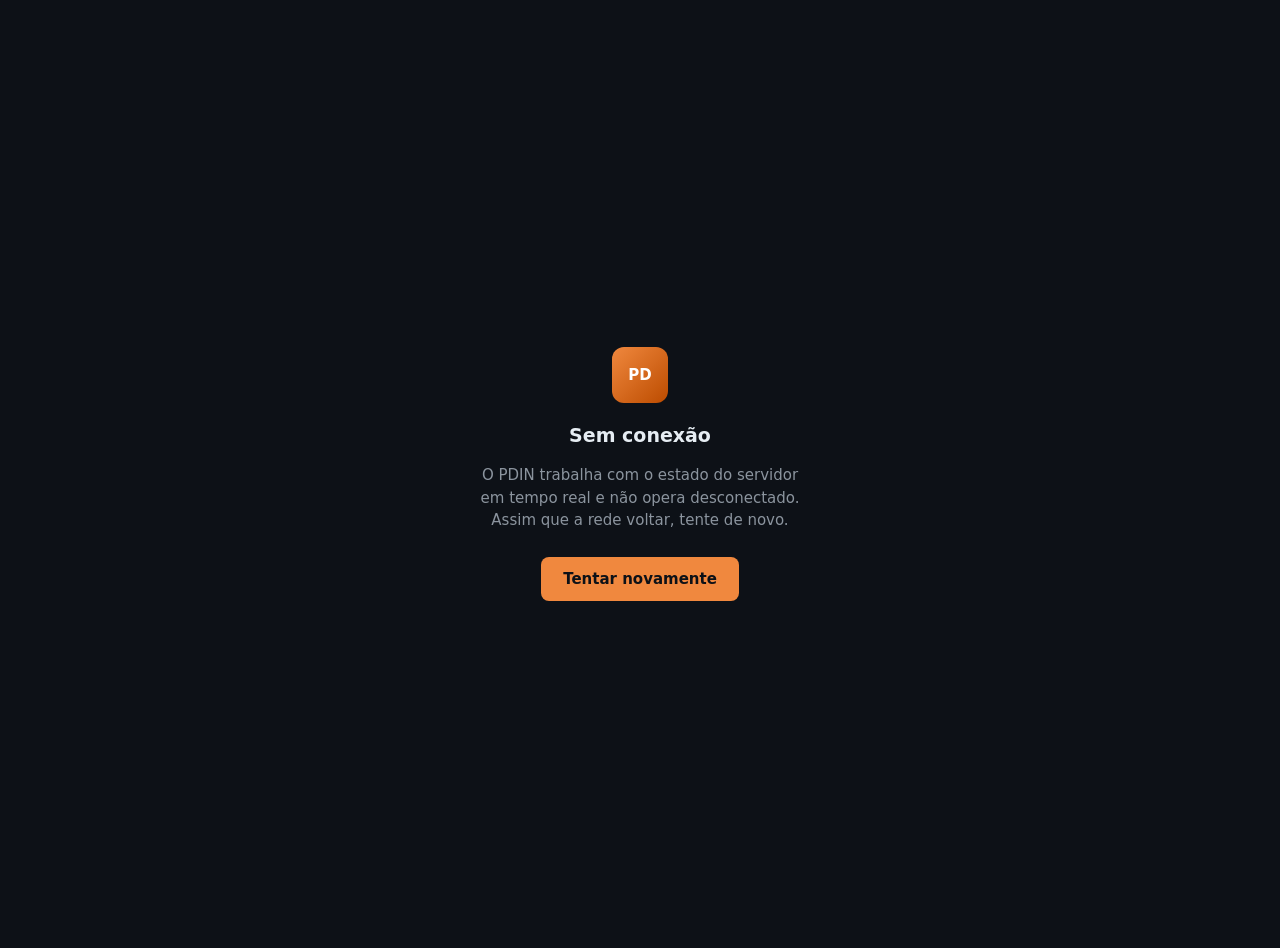
<file: offline.html>
<!doctype html>
<html lang="pt-BR">
<head>
<meta charset="utf-8">
<meta name="viewport" content="width=device-width,initial-scale=1">
<title>Sem conexão · GPlanSiS|PDIN</title>
<meta name="theme-color" content="#0d1117">
<style>
:root{color-scheme:dark}
body{margin:0;min-height:100vh;display:grid;place-items:center;background:#0d1117;color:#e6edf3;font:15px/1.5 'Segoe UI',system-ui,-apple-system,Roboto,Arial,sans-serif;padding:24px;text-align:center}
.mark{width:56px;height:56px;border-radius:12px;background:linear-gradient(135deg,#f0883e,#bc4c00);color:#fff;display:grid;place-items:center;font-weight:800;margin:0 auto 18px}
p{color:#8b949e;max-width:340px}
button{margin-top:10px;padding:11px 22px;font:inherit;font-weight:600;border:0;border-radius:8px;background:#f0883e;color:#0d1117;cursor:pointer}
</style>
</head>
<body>
<main>
 <div class="mark">PD</div>
 <h1 style="font-size:19px;margin:0 0 6px">Sem conexão</h1>
 <p>O PDIN trabalha com o estado do servidor em tempo real e não opera desconectado. Assim que a rede voltar, tente de novo.</p>
 <button type="button" onclick="location.reload()">Tentar novamente</button>
</main>
<script>addEventListener('online',()=>location.reload());</script>
</body>
</html>
</file>
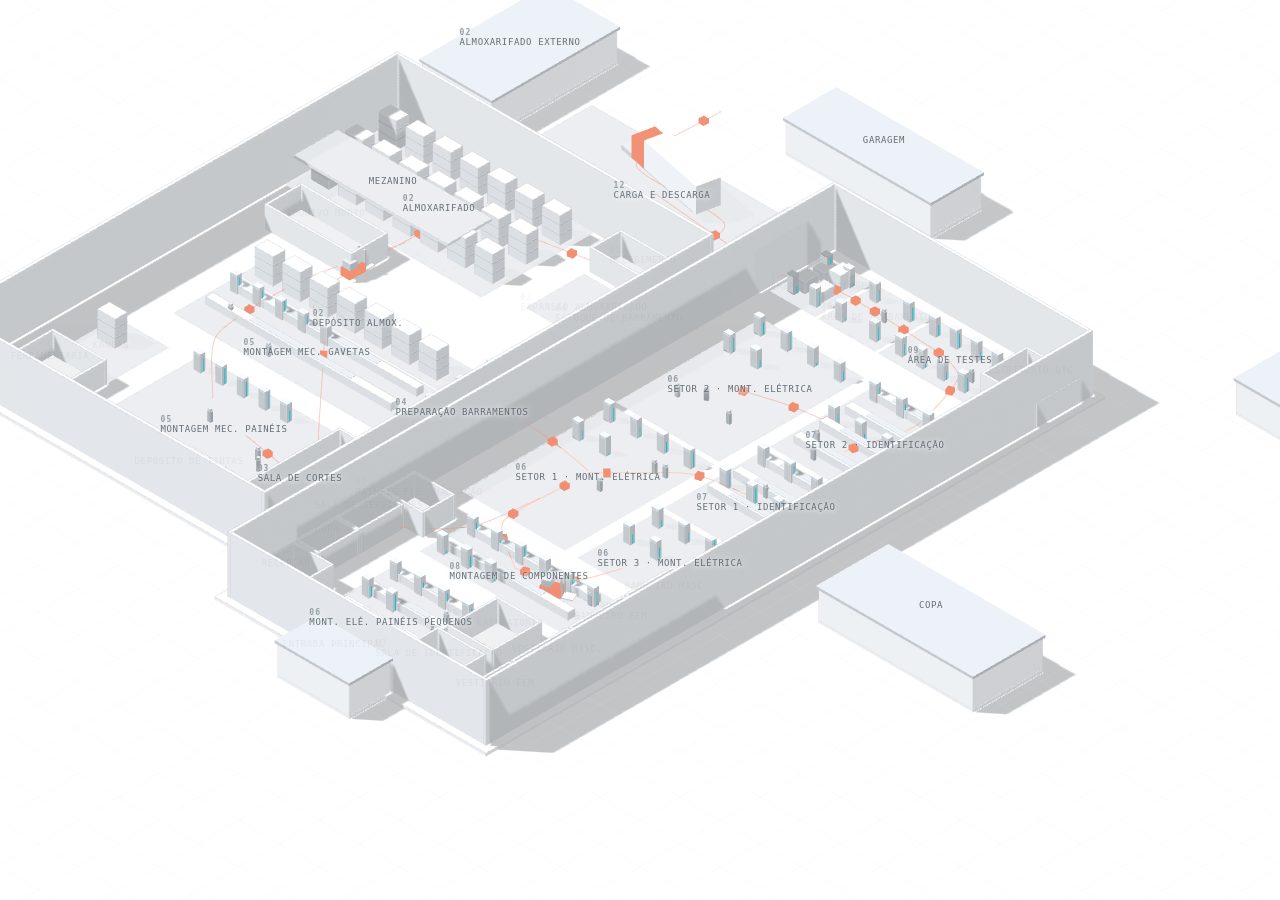
<file: twin.html>
﻿<!DOCTYPE html>
<html lang="pt-BR">
<head>
<meta charset="utf-8">
<meta name="viewport" content="width=device-width, initial-scale=1, viewport-fit=cover">
<title>GPlanSiS|PDIN · Gêmeo digital — Planta Aurora (fictícia) / Térreo</title>
<style>
:root{
  --font-data: ui-monospace, "JetBrains Mono", "SFMono-Regular", Menlo, Consolas, monospace;
  --font-ui: "Inter", ui-sans-serif, system-ui, -apple-system, "Segoe UI", sans-serif;

  /* TEMA CHÃO (claro) */
  --c-canvas:#EAECEE; --c-panel:#F5F6F7; --c-panel-2:#FFFFFF;
  --c-line:#C3C9CE; --c-line-2:#9AA3AA;
  --c-ink:#1A1F24; --c-ink-2:#59636C; --c-ink-3:#8B959D;
  --c-accent:#E2452A; --c-select:#0091AE;
  --c-alarm:#D50000; --c-warn:#E08600; --c-ok:#3F7A52;
  --shadow: 0 1px 0 rgba(26,31,36,.06), 0 8px 24px -12px rgba(26,31,36,.28);
}
html[data-theme="turno"]{
  --c-canvas:#0F1317; --c-panel:#161B21; --c-panel-2:#1D242B;
  --c-line:#2C353D; --c-line-2:#46525C;
  --c-ink:#E4E9ED; --c-ink-2:#98A5AF; --c-ink-3:#67757F;
  --c-accent:#F97316; --c-select:#22D3EE;
  --c-alarm:#FF3B30; --c-warn:#FFB020; --c-ok:#4ADE80;
  --shadow: 0 1px 0 rgba(0,0,0,.4), 0 12px 32px -14px rgba(0,0,0,.8);
}
*{box-sizing:border-box;margin:0;padding:0}
html,body{height:100%}
body{
  background:var(--c-canvas); color:var(--c-ink);
  font-family:var(--font-ui); overflow:hidden;
  -webkit-font-smoothing:antialiased;
  transition:background .35s ease,color .35s ease;
}
canvas{display:block;position:fixed;top:0;left:0;width:100%;height:100%;touch-action:none}

/* ---------- moldura de prancha ---------- */
.frame{position:fixed;inset:10px;pointer-events:none;z-index:5}
.frame span{position:absolute;width:14px;height:14px;border:1px solid var(--c-line-2);opacity:.7}
.frame span:nth-child(1){top:0;left:0;border-right:0;border-bottom:0}
.frame span:nth-child(2){top:0;right:0;border-left:0;border-bottom:0}
.frame span:nth-child(3){bottom:0;left:0;border-right:0;border-top:0}
.frame span:nth-child(4){bottom:0;right:0;border-left:0;border-top:0}

/* ---------- trilho superior ---------- */
.rail-top{
  position:fixed;top:0;left:0;right:0;height:52px;z-index:20;
  display:flex;align-items:center;gap:0;
  background:color-mix(in srgb,var(--c-panel) 88%,transparent);
  backdrop-filter:blur(14px);
  border-bottom:1px solid var(--c-line);
}
.brand{display:flex;align-items:baseline;gap:10px;padding:0 12px;height:100%;flex-shrink:0;
  border-right:1px solid var(--c-line);flex:0 0 auto}
.brand b{font-size:14px;font-weight:700;letter-spacing:-.02em}
.brand i{font-style:normal;font-size:14px;font-weight:400;color:var(--c-accent)}
.brand small{font-family:var(--font-data);font-size:9.5px;letter-spacing:.16em;
  color:var(--c-ink-3);text-transform:uppercase;padding-left:6px;border-left:1px solid var(--c-line)}

.kpis{display:flex;align-items:stretch;height:100%;flex:1;min-width:0;overflow:hidden}
.kpi{padding:7px 16px;border-right:1px solid var(--c-line);display:flex;flex-direction:column;
  justify-content:center;min-width:96px;flex:0 0 auto}
.kpi u{text-decoration:none;font-family:var(--font-data);font-size:9px;letter-spacing:.14em;
  color:var(--c-ink-3);text-transform:uppercase}
.kpi v{display:block;font-family:var(--font-data);font-size:16px;font-weight:600;
  line-height:1.15;font-variant-numeric:tabular-nums}
.kpi.is-alarm v{color:var(--c-alarm)}
.kpi.is-warn v{color:var(--c-warn)}

.clock{display:flex;flex-shrink:0;align-items:center;gap:12px;padding:0 14px;flex:0 0 auto}
.turno{font-family:var(--font-data);font-size:10px;letter-spacing:.14em;color:var(--c-ink-2)}
.clock v{font-family:var(--font-data);font-size:17px;font-weight:600;font-variant-numeric:tabular-nums}

.speed{display:flex;border:1px solid var(--c-line);border-radius:2px;overflow:hidden}
.speed button{font-family:var(--font-data);font-size:10px;padding:5px 8px;background:transparent;
  border:0;border-right:1px solid var(--c-line);color:var(--c-ink-2);cursor:pointer}
.speed button:last-child{border-right:0}
.speed button[aria-pressed="true"]{background:var(--c-ink);color:var(--c-panel)}

/* ---------- rail esquerdo: sequência PCP ---------- */
.rail-left{
  position:fixed;top:52px;bottom:0;left:0;width:232px;z-index:15;
  background:color-mix(in srgb,var(--c-panel) 86%,transparent);
  backdrop-filter:blur(14px);border-right:1px solid var(--c-line);
  display:flex;flex-direction:column;transition:transform .3s cubic-bezier(.4,0,.2,1)
}
.rail-left[data-open="false"]{transform:translateX(-232px)}
.rail-hd{padding:12px 14px 9px;border-bottom:1px solid var(--c-line)}
.rail-hd h2{font-family:var(--font-data);font-size:9.5px;letter-spacing:.18em;
  text-transform:uppercase;color:var(--c-ink-3);font-weight:500}
.rail-hd p{font-size:11px;color:var(--c-ink-2);margin-top:3px;line-height:1.35}
.stages{flex:1;overflow-y:auto;padding:4px 0 20px;scrollbar-width:thin}
.stage{display:grid;grid-template-columns:26px 1fr auto;gap:8px;align-items:center;
  padding:7px 14px;cursor:pointer;border-left:2px solid transparent;position:relative}
.stage:hover{background:color-mix(in srgb,var(--c-select) 9%,transparent)}
.stage[data-sel="true"]{border-left-color:var(--c-select);
  background:color-mix(in srgb,var(--c-select) 13%,transparent)}
.stage n{font-family:var(--font-data);font-size:10px;color:var(--c-ink-3);
  font-variant-numeric:tabular-nums}
.stage .nm{font-size:11.5px;font-weight:500;letter-spacing:-.005em;line-height:1.2}
.stage .bar{grid-column:2/4;height:3px;background:var(--c-line);border-radius:2px;overflow:hidden;margin-top:4px}
.stage .bar i{display:block;height:100%;background:var(--c-ink-2);transition:width .5s ease}
.stage[data-st="alarm"] .bar i{background:var(--c-alarm)}
.stage[data-st="warn"] .bar i{background:var(--c-warn)}
.stage .wip{font-family:var(--font-data);font-size:11px;font-variant-numeric:tabular-nums;
  color:var(--c-ink-2)}
.stage .dot{position:absolute;right:14px;top:9px;width:6px;height:6px;border-radius:50%}
.stage[data-st="alarm"] .dot{background:var(--c-alarm);animation:pulse 1.1s infinite}
.stage[data-st="warn"] .dot{background:var(--c-warn)}
@keyframes pulse{0%,100%{opacity:1}50%{opacity:.18}}

/* ---------- drawer direito ---------- */
.drawer{
  position:fixed;top:52px;right:0;width:320px;max-height:calc(100% - 52px);z-index:18;
  background:color-mix(in srgb,var(--c-panel) 92%,transparent);
  backdrop-filter:blur(16px);border-left:1px solid var(--c-line);
  display:flex;flex-direction:column;overflow:hidden;
  transform:translateX(320px);transition:transform .32s cubic-bezier(.4,0,.2,1)
}
.drawer[data-open="true"]{transform:translateX(0)}
.dw-hd{padding:14px 16px 12px;border-bottom:1px solid var(--c-line);position:relative}
.dw-hd u{text-decoration:none;font-family:var(--font-data);font-size:9px;letter-spacing:.16em;
  text-transform:uppercase;color:var(--c-accent)}
.dw-hd h3{font-size:17px;font-weight:600;letter-spacing:-.02em;line-height:1.15;margin-top:4px}
.dw-hd p{font-family:var(--font-data);font-size:10px;color:var(--c-ink-3);margin-top:5px}
.dw-close{position:absolute;top:12px;right:12px;width:24px;height:24px;border:1px solid var(--c-line);
  background:transparent;color:var(--c-ink-2);cursor:pointer;font-size:14px;line-height:1;border-radius:2px}
.dw-body{overflow-y:auto;padding:0 0 8px}
.grid2{display:grid;grid-template-columns:1fr 1fr}
.cell{padding:11px 16px;border-bottom:1px solid var(--c-line);border-right:1px solid var(--c-line)}
.cell:nth-child(2n){border-right:0}
.cell u{text-decoration:none;font-family:var(--font-data);font-size:8.5px;letter-spacing:.14em;
  text-transform:uppercase;color:var(--c-ink-3)}
.cell v{display:block;font-family:var(--font-data);font-size:18px;font-weight:600;
  font-variant-numeric:tabular-nums;margin-top:3px}
.sect{padding:12px 16px;border-bottom:1px solid var(--c-line)}
.sect h4{font-family:var(--font-data);font-size:9px;letter-spacing:.16em;text-transform:uppercase;
  color:var(--c-ink-3);margin-bottom:8px}
.op{display:grid;grid-template-columns:1fr auto;gap:2px 10px;padding:6px 0;
  border-bottom:1px dashed var(--c-line)}
.op:last-child{border-bottom:0}
.op b{font-family:var(--font-data);font-size:11px;font-weight:600}
.op s{text-decoration:none;font-family:var(--font-data);font-size:10px;color:var(--c-ink-2);
  font-variant-numeric:tabular-nums}
.op .pr{grid-column:1/3;height:3px;background:var(--c-line);border-radius:2px;overflow:hidden;margin-top:3px}
.op .pr i{display:block;height:100%;background:var(--c-select)}
.op em{font-style:normal;font-size:10px;color:var(--c-ink-3)}
.alm{display:flex;gap:9px;align-items:flex-start;padding:7px 0;border-bottom:1px dashed var(--c-line)}
.alm:last-child{border-bottom:0}
.alm .pri{font-family:var(--font-data);font-size:9px;font-weight:700;padding:2px 5px;border-radius:2px;
  color:#fff;flex:0 0 auto;margin-top:1px}
.alm .txt{font-size:11px;line-height:1.35}
.alm .txt s{display:block;text-decoration:none;font-family:var(--font-data);font-size:9.5px;color:var(--c-ink-3);margin-top:2px}
.dw-ft{padding:12px 16px;border-top:1px solid var(--c-line);background:var(--c-panel-2)}
.enter{width:100%;padding:11px;background:var(--c-ink);color:var(--c-panel);border:0;border-radius:2px;
  font-family:var(--font-data);font-size:11px;letter-spacing:.1em;text-transform:uppercase;
  cursor:pointer;display:flex;align-items:center;justify-content:space-between;gap:8px}
.enter:hover{background:var(--c-accent)}
.dw-ft small{display:block;font-family:var(--font-data);font-size:9px;color:var(--c-ink-3);
  margin-top:7px;word-break:break-all}

/* ---------- régua inferior ---------- */
.rail-bot{
  position:fixed;bottom:0;left:0;right:0;height:44px;z-index:20;display:flex;align-items:center;
  gap:6px;padding:0 12px;background:color-mix(in srgb,var(--c-panel) 88%,transparent);
  backdrop-filter:blur(14px);border-top:1px solid var(--c-line);overflow-x:auto;scrollbar-width:none
}
.rail-bot::-webkit-scrollbar{display:none}
.grp{display:flex;align-items:center;gap:0;border:1px solid var(--c-line);border-radius:2px;flex:0 0 auto}
.grp>span{font-family:var(--font-data);font-size:8.5px;letter-spacing:.14em;color:var(--c-ink-3);
  padding:0 8px;text-transform:uppercase;border-right:1px solid var(--c-line);align-self:stretch;
  display:flex;align-items:center}
.tg{font-family:var(--font-data);font-size:10px;padding:6px 9px;background:transparent;border:0;
  border-right:1px solid var(--c-line);color:var(--c-ink-2);cursor:pointer;white-space:nowrap}
.tg:last-child{border-right:0}
.tg[aria-pressed="true"]{background:var(--c-ink);color:var(--c-panel)}
.legend{display:flex;align-items:center;gap:12px;margin-left:auto;padding-left:12px;flex:0 0 auto}
.lg{display:flex;align-items:center;gap:5px;font-family:var(--font-data);font-size:9px;color:var(--c-ink-2);white-space:nowrap}
.lg i{width:9px;height:9px;border-radius:1px;display:block}

/* ---------- labels 3D + tooltip ---------- */
.labels{position:fixed;inset:0;pointer-events:none;z-index:10;overflow:hidden}
.lb{position:absolute;transform:translate(-50%,-50%);font-family:var(--font-data);
  font-size:9px;letter-spacing:.07em;text-transform:uppercase;color:var(--c-ink-2);
  white-space:nowrap;text-shadow:0 1px 3px var(--c-canvas),0 0 8px var(--c-canvas);
  will-change:transform,opacity}
.lb b{display:block;font-size:8px;font-weight:600;color:var(--c-ink-3);letter-spacing:.14em}
.tip{position:fixed;z-index:30;pointer-events:none;background:var(--c-ink);color:var(--c-panel);
  padding:7px 10px;border-radius:2px;font-family:var(--font-data);font-size:10.5px;
  line-height:1.45;opacity:0;transition:opacity .12s;box-shadow:var(--shadow);max-width:230px}
.tip b{display:block;font-size:11px;margin-bottom:2px}
.tip s{text-decoration:none;opacity:.65;font-size:9px}

/* ---------- carimbo ---------- */
.stamp{position:fixed;right:14px;bottom:56px;z-index:12;border:1px solid var(--c-line);
  background:color-mix(in srgb,var(--c-panel) 78%,transparent);backdrop-filter:blur(8px);
  font-family:var(--font-data);font-size:8.5px;color:var(--c-ink-3);line-height:1.5;
  padding:7px 10px;letter-spacing:.06em;transition:opacity .25s}
.stamp b{color:var(--c-ink-2);font-weight:600}
.rail-left[data-open="false"]~.rail-toggle{left:8px}
.rail-toggle{position:fixed;left:240px;top:60px;z-index:16;width:26px;height:26px;
  border:1px solid var(--c-line);background:var(--c-panel);color:var(--c-ink-2);cursor:pointer;
  border-radius:2px;font-size:12px;line-height:1;transition:left .3s cubic-bezier(.4,0,.2,1)}

.hint{position:fixed;left:248px;bottom:56px;z-index:12;max-width:300px;
  font-size:11px;line-height:1.5;color:var(--c-ink-2);background:color-mix(in srgb,var(--c-panel) 82%,transparent);
  backdrop-filter:blur(8px);border:1px solid var(--c-line);border-left:2px solid var(--c-accent);
  padding:9px 12px;transition:opacity .45s,transform .45s}
.hint b{color:var(--c-ink)}
.hint kbd{font-family:var(--font-data);font-size:9.5px;border:1px solid var(--c-line);
  padding:0 3px;border-radius:2px}
.hint.gone{opacity:0;transform:translateY(6px);pointer-events:none}
@media (max-width:900px){.hint{left:12px;max-width:220px}}

/* ---------- boot ---------- */
.boot{position:fixed;inset:0;z-index:50;background:var(--c-canvas);display:flex;
  flex-direction:column;align-items:center;justify-content:center;gap:14px;transition:opacity .5s}
.boot.gone{opacity:0;pointer-events:none}
/* A marca alinhada COM o wordmark, e nao maior que ele: 15 px e a altura em que o wordmark
   fica com o mesmo peso visual do `GPlanSIS`. Em 18 px ela dominava a faixa e empurrava o resto.
   `flex-shrink:0` porque numa janela estreita quem encolhe sao os KPIs, nunca a marca. */
.rail-marca{display:flex;align-items:center;flex-shrink:0;
  padding-inline:14px 12px;border-inline-end:1px solid var(--c-line)}
.rail-logo{display:none;height:15px;width:auto}
[data-theme="turno"] .rail-logo-escuro{display:block}
[data-theme="chao"] .rail-logo-claro,:root:not([data-theme]) .rail-logo-claro{display:block}

/* Os botoes ficam a DIREITA dos KPIs e a esquerda do relogio: quem le a faixa da esquerda para a
   direita encontra primeiro o que esta acontecendo e depois o que pode fazer a respeito. */
/* `nowrap` e `flex-shrink:0`, e NAO `flex-wrap:wrap`.
   Medido em 2026-08-10, nas quatro larguras: com `wrap`, em 1280 e 1440 os botoes `OPs por fase`
   e `Tela cheia` caiam para uma segunda linha que a faixa de 52 px CORTA — os dois mais uteis da
   barra, invisiveis num notebook comum, sem nada acusando. Em 1600 e 1920 estava tudo la, que e'
   como o defeito passou pela minha primeira medicao.
   Quem encolhe agora e' `.kpis` (que ja tem `min-width:0` e `overflow:hidden`), e nao os botoes.
   E' a ordem certa de sacrificio: OEE e OTIF nem existem nesta base. */
.rail-acoes{display:flex;align-items:center;gap:6px;margin-inline-start:auto;
  padding-inline:10px;flex-wrap:nowrap;flex-shrink:0}
.rail-acao{font-family:var(--font-data);font-size:10px;letter-spacing:.06em;
  text-transform:uppercase;padding:5px 10px;border:1px solid var(--c-line);border-radius:3px;
  background:transparent;color:var(--c-ink-2);cursor:pointer;min-height:28px}
.rail-acao:hover{border-color:var(--c-line-2);color:var(--c-ink)}
.rail-acao:focus-visible{outline:2px solid var(--c-select);outline-offset:2px}
.rail-acao-forte{border-color:var(--c-accent);color:var(--c-accent)}

/* Selo, e nao faixa propria: uma faixa exigiria empurrar `.rail-left`, a gaveta e o rodape, que
   tem `top:52px` cravado — mexer no enquadramento da planta para caber um aviso e trocar o risco
   de lugar. Ambar porque ausencia de fonte e fato sobre a base, nao defeito do sistema; o texto
   inteiro esta no `title` e no carimbo do canto inferior. */
.grp-tema .tema-nota{font-style:normal;font-family:var(--font-ui);font-size:10px;
  color:var(--c-ink-3);padding-inline:4px}

/* O cartao virou `<button>`: precisa desmanchar o desenho de botao do navegador e ganhar os
   estados de foco e hover que um alvo clicavel deve ter.
   NAO declara `display`: `.op` e' um GRID de duas colunas, e a primeira versao daqui punha
   `display:block` — o grid morria e numero, projeto e data empilhavam SOBRE si mesmos. Era o
   print que o dono mandou em 2026-08-10. Botao herda o layout do cartao; o que muda e' so' o
   cromo do navegador. */
.op-abre{width:100%;text-align:start;border:0;border-bottom:1px dashed var(--c-line);
  background:transparent;font:inherit;color:inherit;cursor:pointer;padding-inline:0}
/* `end` na segunda coluna: o codigo do projeto encosta na direita e a coluna de numeros fica
   alinhada de cima a baixo — com `start` cada codigo comeca numa posicao diferente. */
.op-abre s{text-align:end}
.op-abre em{grid-column:1/3}
.op-abre:hover b{color:var(--c-select)}
.op-abre:focus-visible{outline:2px solid var(--c-select);outline-offset:2px}
.dw-todas{width:100%;margin-block-start:8px;justify-content:center}
.cell-sem v{color:var(--c-ink-3)}
.cell-sem{cursor:help}
.sect h4 .medido{font-family:var(--font-data);font-size:8.5px;letter-spacing:.1em;
  text-transform:uppercase;color:var(--c-ok);border:1px solid var(--c-ok);border-radius:2px;
  padding:1px 5px;margin-inline-start:6px}
.op .op-proj{color:var(--c-ink-3)}

@media (max-width: 1500px){
  .speed{display:none}
  .kpi.is-medido v{color:var(--c-ok)}
.kpi.is-sem v{color:var(--c-ink-3)}
.kpi.is-sem{cursor:help}

.rail-selo{display:none}      /* o carimbo do canto inferior continua dizendo o mesmo */
}
@media (max-width: 1200px){
  .kpis{display:none}           /* e' o bloco cujo conteudo a propria tela declara nao existir */
}
/* Abaixo de 1100 nem o relogio cabe, e os botoes CONTINUAM tendo de caber: medido em 1024, com o
   relogio no lugar, `OPs por fase` e `Tela cheia` ficavam fora da faixa de 52 px — os dois mais
   uteis, invisiveis, sem nada acusando. O relogio da simulacao e' o que menos custa perder: ele
   marca um turno que a propria tela declara ser simulado. */
@media (max-width: 1100px){
  .clock{display:none}
  .rail-marca{padding-inline:10px 8px}
  .brand small{display:none}    /* `NOVA SEDE · TÉRREO` ja esta no titulo do modulo, na barra */
}
/* Abaixo de 1000 sai o wordmark tambem. A ordem de sacrificio e' deliberada e vai do menos ao
   mais util: primeiro os KPIs (cujo conteudo a tela declara nao existir), depois o relogio da
   simulacao, depois o wordmark — que a barra do sistema mostra a dois centimetros dali. A marca
   FICA em todas as larguras, e os cinco botoes tambem.
   Medido em sete larguras (900..1920): com esta regra, `fora: []` em todas. */
@media (max-width: 1000px){
  .brand{display:none}
  .rail-acao{padding:5px 7px;letter-spacing:.03em}
}

.rail-selo{font-family:var(--font-data);font-size:9px;letter-spacing:.08em;white-space:nowrap;
  padding:4px 8px;margin-inline-start:12px;border:1px solid var(--c-warn);border-radius:3px;
  color:var(--c-warn);cursor:help}

.boot-marca{display:block;margin-block-end:4px}
.boot-logo{display:none;height:26px;width:auto}
/* Branco no escuro, preto no claro — a mesma regra do cabecalho do sistema. O tema do twin e'
   `chao` (claro) e `turno` (escuro), e o `data-theme` vem do sistema pelo `?tema=`. */
[data-theme="turno"] .boot-logo-escuro{display:block}
[data-theme="chao"] .boot-logo-claro,
:root:not([data-theme]) .boot-logo-claro{display:block}
.boot h1{font-size:15px;font-weight:600;letter-spacing:-.01em}
.boot p{font-family:var(--font-data);font-size:10px;letter-spacing:.16em;color:var(--c-ink-3);
  text-transform:uppercase}
.boot .ln{width:180px;height:2px;background:var(--c-line);overflow:hidden}
.boot .ln i{display:block;height:100%;width:34%;background:var(--c-accent);
  animation:sweep 1.05s cubic-bezier(.6,0,.4,1) infinite}
@keyframes sweep{0%{transform:translateX(-110%)}100%{transform:translateX(400%)}}

@media (max-width:900px){
  .rail-left{width:200px}.rail-left[data-open="false"]{transform:translateX(-200px)}
  .rail-toggle{left:208px}
  .drawer{width:100%;max-width:340px}
  .kpi:nth-child(n+4){display:none}
  .stamp{display:none}
}
@media (prefers-reduced-motion:reduce){*{animation-duration:.001ms!important;transition-duration:.001ms!important}}
:focus-visible{outline:2px solid var(--c-select);outline-offset:2px}
</style>
<style>.rail-top,.rail-left,.rail-toggle,.drawer,.rail-bot,.frame,.stamp,.hint,.boot{display:none!important}.label{font-size:9px!important}body{background:#101923!important}</style></head>
<body>
<canvas id="gl"></canvas>
<div class="labels" id="labels"></div>
<div class="frame"><span></span><span></span><span></span><span></span></div>

<header class="rail-top">
  <!-- A marca, branca no escuro e preta no claro. Dois `<img>` e o CSS escolhe — o mesmo
       mecanismo de `Marca.tsx` e `MarcaGrande.tsx`: trocar `src` por tema pisca na primeira
       pintura, e aqui a primeira pintura e' a faixa inteira. -->
  <span class="rail-marca">
    
    
  </span>
  <div class="brand"><b data-i18n="sede.marca_a">GPlanSIS</b><i data-i18n="sede.marca_b">|Industrial</i><small data-i18n="sede.faixa.local">Planta demo · Térreo</small></div>
  <div class="kpis" id="kpis"></div>
  <!-- Os botoes do cabecalho da pagina, agora aqui. Cada um manda `postMessage` para o pai:
       `navigate` para as rotas do sistema, `acao` para o que so' o React sabe fazer (tela cheia
       no iframe, abrir o modal de OPs por fase). -->
  <span class="rail-selo" data-i18n="sede.selo"
        title="A geometria e a prancha R6 da sede. O movimento e simulado: nao ha telemetria de posto conectada. OEE e OTIF nao existem nesta base — sem tempo de maquina e sem motivo de parada registrados.">
    GEOMETRIA REAL · MOVIMENTO SIMULADO
  </span>
  <nav class="rail-acoes" aria-label="Atalhos do sistema">
    <button class="rail-acao" data-ir="/dashboard" data-i18n="sede.atalho.dashboard">Dashboard</button>
    <button class="rail-acao" data-ir="/almoxarifado" data-i18n="sede.atalho.almoxarifado">Almoxarifado</button>
    <button class="rail-acao" data-ir="/qtc" data-i18n="sede.atalho.qtc">Qualidade / TAF</button>
    <button class="rail-acao rail-acao-forte" data-acao="ops-por-fase" data-i18n="sede.ops_fase">OPs por fase</button>
    <button class="rail-acao" data-acao="tela-cheia" data-i18n="sede.tela_cheia">Tela cheia</button>
  </nav>
  <div class="clock">
    <div>
      <div class="turno" id="turno">TURNO A</div>
      <v id="clk">06:00</v>
    </div>
    <div class="speed" id="speed">
      <button data-s="1" aria-pressed="true">1×</button>
      <button data-s="4">4×</button>
      <button data-s="12">12×</button>
      <button data-s="60">60×</button>
    </div>
  </div>
</header>

<aside class="rail-left" id="railLeft" data-open="true">
  <div class="rail-hd">
    <h2>Roteiro de produção</h2>
    <p>Doze estágios da ordem de painel, do recebimento à expedição.</p>
  </div>
  <div class="stages" id="stages"></div>
</aside>
<button class="rail-toggle" id="railToggle" title="Mostrar ou ocultar o roteiro">‹</button>

<aside class="drawer" id="drawer" data-open="false">
  <div class="dw-hd">
    <button class="dw-close" id="dwClose" title="Fechar">×</button>
    <u id="dwTag">ESTÁGIO 06</u>
    <h3 id="dwName">—</h3>
    <p id="dwMeta">—</p>
  </div>
  <div class="dw-body" id="dwBody"></div>
  <div class="dw-ft">
    <button class="enter" id="dwEnter"><span>Abrir módulo</span><span>→</span></button>
    <small id="dwLink">—</small>
  </div>
</aside>

<footer class="rail-bot">
  <div class="grp"><span>Vista</span>
    <button class="tg" data-view="iso" aria-pressed="true">ISO</button>
    <button class="tg" data-view="plan">Planta</button>
    <button class="tg" data-view="norte">Norte</button>
  </div>
  <div class="grp"><span>Camadas</span>
    <button class="tg" data-layer="flow" aria-pressed="true">Fluxo</button>
    <button class="tg" data-layer="wip" aria-pressed="true">WIP</button>
    <button class="tg" data-layer="people" aria-pressed="true">Pessoas</button>
    <button class="tg" data-layer="alarm" aria-pressed="true">Alarmes</button>
    <button class="tg" data-layer="label" aria-pressed="true">Rótulos</button>
    <button class="tg" data-layer="roof">Cobertura</button>
  </div>
  <!-- O seletor de tema do twin FOI REMOVIDO em 2026-08-10. Ele era um segundo controle para a
       mesma preferencia, e os dois discordavam: com o sistema em escuro, clicar em `Chão` aqui
       deixava a planta clara dentro de um sistema escuro. O tema agora vem da Aparencia do
       GPlanSIS e chega por `postMessage`. -->
  <div class="grp grp-tema"><span data-i18n="sede.tema_rotulo">Tema</span>
    <em class="tema-nota" data-i18n="sede.tema_nota">definido na Aparência do sistema</em>
  </div>
  <div class="legend">
    <div class="lg"><i style="background:var(--c-alarm)"></i>Alarme P1</div>
    <div class="lg"><i style="background:var(--c-warn)"></i>Desvio P2</div>
    <div class="lg"><i style="background:var(--c-select)"></i>Seleção</div>
    <div class="lg"><i style="background:var(--c-line-2)"></i>Normal</div>
  </div>
</footer>

<div class="stamp" id="stamp">
  <div><b>PLANTA AURORA (FICTÍCIA)</b> — PAINÉIS ELÉTRICOS</div>
  <div>REV <b>R6</b> · ESC 1:250 · TÉRREO 01/01</div>
  <div>TWIN <b>GPLANSIS·PCP</b> · GEOMETRIA REAL · <b>MOVIMENTO SIMULADO</b></div>
  <div>OEE e OTIF <b>não existem nesta base</b> — sem tempo de máquina nem parada</div>
</div>

<div class="hint" id="hint">
  <b>Clique numa área</b> para abrir o módulo correspondente.
  Arraste para orbitar · roda do mouse aproxima · <kbd>Shift</kbd>+arraste desloca.
</div>
<div class="tip" id="tip"></div>

<div class="boot" id="boot">
  <span class="boot-marca">
    
    
  </span>
  <h1>GPlanSIS<span style="color:var(--c-accent)">|PCP</span></h1>
  <div class="ln"><i></i></div>
  <p>Montando o térreo</p>
</div>

<!-- three.js r128 VERSIONADO (`three@0.128.0`), nao mais de CDN: a planta do terreo nao
     pode depender de rede externa, e script de CDN nao entra no `npm run audit:gate`. -->
<script src="./three.min.js"></script>
<script>
"use strict";
/* ---- tema herdado do sistema -------------------------------------------------------------
   `?tema=escuro|claro` na entrada, `postMessage` depois. Sem isto a planta abriria clara
   dentro de um sistema escuro, que e' a emenda visivel de um modulo colado por fora. */
(function () {
  /* ## O tema tem de chegar na CENA, e nao so' no CSS
   *
   * Defeito medido em 2026-08-10 (e o dono viu antes de mim): a faixa escurecia e a planta 3D
   * continuava branca. Sao DUAS camadas de cor neste arquivo — o CSS, que responde a
   * `data-theme`, e os materiais do three.js, construidos a partir da paleta `PAL[THEME]`.
   * Trocar so' o atributo pinta a moldura e deixa o quadro.
   *
   * Medido: com o sistema em escuro, `data-theme=turno` e `scene.background = #eaecee` — o
   * cinza claro do tema `chao`.
   *
   * O twin ja tinha a funcao certa: `setTheme(t)` troca `P`, o fundo, a neblina, os materiais,
   * as luzes, o anel de selecao e os pilares. Eu simplesmente nao a chamava.
   *
   * `setTheme` toca objetos que so' existem depois de a cena montar, entao a aplicacao inicial
   * fica PENDENTE ate' `__cenaPronta`, e quem a executa e' o fim do boot. */
  function paraOTwin(t) { return t === "escuro" ? "turno" : "chao"; }

  function aplicarTema(t) {
    var alvo = paraOTwin(t);
    window.__temaDesejado = alvo;
    /* O atributo primeiro: pinta faixa, roteiro e gaveta na hora, mesmo sem cena. */
    document.documentElement.setAttribute("data-theme", alvo);
    if (typeof window.setTheme === "function" && window.__cenaPronta) window.setTheme(alvo);
  }
  /* Os botoes da faixa. `navigate` e' o MESMO contrato que "Abrir modulo" ja usava; `acao` e'
     novo e existe para o que so' o pai consegue fazer — pedir tela cheia no iframe e abrir um
     dialogo React sobre a planta. */
  document.querySelectorAll(".rail-acao").forEach(function (b) {
    b.addEventListener("click", function () {
      var ir = b.dataset.ir, acao = b.dataset.acao;
      try {
        if (ir) parent.postMessage({ source: "gplansis-twin", type: "navigate", href: ir }, "*");
        else if (acao) parent.postMessage({ source: "gplansis-twin", type: "acao", acao: acao,
                                            estagio: window.__estagioAtual || null }, "*");
      } catch (err) { /* fora de iframe (aberto direto), o botao nao faz nada e nao quebra */ }
    });
  });

  /* Traducao vinda do pai. O twin nasceu com o texto em portugues cravado no HTML, e o sistema
     fala tres linguas — `G8` cobra paridade. Em vez de duplicar o catalogo aqui, o pai manda o
     que ja tem, e cada `[data-i18n]` troca. Sem a mensagem, fica o portugues do arquivo: texto
     na lingua errada e pior que texto sem traducao, mas os dois sao melhores que tela vazia. */
  /* Os KPIs medidos, vindos de `GET /dashboard`. Guardar e' o que permite ao `buildKpis` do
     tique seguinte desenhar o numero certo sem pedir de novo. */
  window.addEventListener("message", function (e) {
    if (!e.data || e.data.source !== "gplansis" || e.data.type !== "piso") return;
    window.__piso = e.data.piso || null;
    if (typeof window.refreshKpis === "function") window.refreshKpis();
  });

  /* A resposta da carteira: GUARDA e manda redesenhar. Nao desenha por conta propria. */
  window.addEventListener("message", function (e) {
    if (!e.data || e.data.source !== "gplansis" || e.data.type !== "ops") return;
    OPS_CACHE[e.data.estagio] = {
      semFase: !!e.data.semFase, itens: e.data.itens || [],
      total: e.data.total || 0, avancoMedio: e.data.avancoMedio
    };
    if (e.data.estagio !== window.__estagioAtual) return;
    var alvo = document.getElementById("dwOps");
    if (alvo) alvo.innerHTML = corpoDasOrdens(e.data.estagio);
    numerosDoEstagio(e.data.estagio);
  });

  window.addEventListener("message", function (e) {
    if (!e.data || e.data.source !== "gplansis" || e.data.type !== "i18n") return;
    var d = e.data.dic || {};
    DIC = d;
    document.querySelectorAll("[data-i18n]").forEach(function (el) {
      var v = d[el.getAttribute("data-i18n")];
      if (typeof v === "string" && v) el.innerHTML = v;
    });
  });

  var inicial = new URLSearchParams(location.search).get("tema");
  aplicarTema(inicial === "escuro" ? "escuro" : "claro");
  window.addEventListener("message", function (e) {
    if (e.data && e.data.source === "gplansis" && e.data.type === "tema") aplicarTema(e.data.tema);
  });
})();
/* =====================================================================
   GPlanSIS | PCP — DIGITAL TWIN NOVA SEDE (TÉRREO)
   Geometria derivada de layout-as-data. Coordenadas em pixels da
   prancha de referência do layout de demonstração; S converte p/ metros.
   Corrigir a planta = corrigir os números abaixo, nunca o modelo.
   ===================================================================== */
var S = 0.12;           // metros por pixel de prancha
var PXW = 1294, PXH = 924;

/* ---- Estágios do roteiro (a numeração É a sequência produtiva) ---- */
var STAGES = [
  {n:"01", id:"receb",   nm:"Recebimento",              mod:"/almoxarifado"},
  {n:"02", id:"almox",   nm:"Almoxarifado",             mod:"/almoxarifado"},
  {n:"03", id:"corte",   nm:"Corte",                    mod:"/cruzamento"},
  {n:"04", id:"barr",    nm:"Preparação de barramentos",mod:"/cruzamento"},
  {n:"05", id:"mec",     nm:"Montagem mecânica",        mod:"/avanco-montagem"},
  {n:"06", id:"eletrica",nm:"Montagem elétrica",        mod:"/avanco-montagem"},
  {n:"07", id:"ident",   nm:"Identificação",            mod:"/avanco-montagem"},
  {n:"08", id:"comp",    nm:"Montagem de componentes",  mod:"/avanco-montagem"},
  {n:"09", id:"teste",   nm:"Testes",                   mod:"/qtc"},
  {n:"10", id:"acab",    nm:"Acabamento",               mod:"/avanco-montagem"},
  {n:"11", id:"embal",   nm:"Embalagem",                mod:"/avanco-montagem"},
  {n:"12", id:"exped",   nm:"Expedição",                mod:"/ops"}
];

/* ---- Áreas: [id, nome, px, pz, pw, ph, tipo, opções] --------------
   tipo: hall (envelope) | room (paredes 2,6 m) | zone (demarcação de
   piso) | ext (edificação externa) | gate (portão)                   */
var AREAS = [
  /* envelopes */
  {id:"env_a", nm:"Galpão oeste",  x:28, z:226, w:328, h:466, t:"hall"},
  {id:"env_b", nm:"Galpão leste",  x:372,z:116, w:268, h:630, t:"hall"},

  /* bloco oeste — armazenagem e mecânica */
  {id:"almox_ext", nm:"Almoxarifado externo", x:20, z:62,  w:72,  h:130, t:"ext",  st:"almox"},
  {id:"garagem_n", nm:"Garagem",              x:262,z:4,   w:150, h:52,  t:"ext"},
  {id:"carga",     nm:"Carga e descarga",     x:118,z:114, w:237, h:92,  t:"zone", st:"exped", eq:"dock"},
  {id:"almox",     nm:"Almoxarifado",         x:30, z:228, w:205, h:118, t:"zone", st:"almox", eq:"rack"},
  {id:"mezanino",  nm:"Mezanino",             x:36, z:296, w:160, h:46,  t:"zone", mez:true},
  {id:"receb",     nm:"Recebimento",          x:268,z:234, w:78,  h:32,  t:"room", st:"receb"},
  {id:"esp_almox", nm:"Expansão almoxarifado",x:266,z:270, w:62,  h:62,  t:"zone", st:"almox"},
  {id:"est_barr",  nm:"Estoque de barramento",x:338,z:274, w:18,  h:82,  t:"room", st:"barr"},
  {id:"arq",       nm:"Arquivo morto",        x:60, z:358, w:90,  h:38,  t:"room"},
  {id:"dep_almox", nm:"Depósito almox.",      x:88, z:414, w:212, h:38,  t:"zone", st:"almox", eq:"rack"},
  {id:"gavetas",   nm:"Montagem mec. gavetas",x:88, z:452, w:212, h:68,  t:"zone", st:"mec",  eq:"bench"},
  {id:"barr",      nm:"Preparação barramentos",x:300,z:398,w:56,  h:122, t:"zone", st:"barr", eq:"bench"},
  {id:"kanban",    nm:"Kanban",               x:62, z:552, w:56,  h:66,  t:"zone", eq:"rack"},
  {id:"ferram",    nm:"Ferramentaria",        x:62, z:618, w:56,  h:62,  t:"room"},
  {id:"mec",       nm:"Montagem mec. painéis",x:140,z:542, w:160, h:112, t:"zone", st:"mec", eq:"panel"},
  {id:"corte",     nm:"Sala de cortes",       x:300,z:558, w:50,  h:132, t:"room", st:"corte", eq:"bench"},
  {id:"tintas",    nm:"Depósito de tintas",   x:238,z:652, w:38,  h:38,  t:"room"},

  /* bloco leste — produção elétrica */
  {id:"embal",  nm:"Área de embalagem",  x:378,z:128, w:48,  h:62,  t:"zone", st:"embal", eq:"crate"},
  {id:"acab",   nm:"Área de acabamento", x:428,z:128, w:60,  h:62,  t:"zone", st:"acab",  eq:"panel"},
  {id:"teste",  nm:"Área de testes",     x:490,z:128, w:90,  h:62,  t:"zone", st:"teste", eq:"panel"},
  {id:"qtc",    nm:"Escritório QTC",     x:584,z:128, w:56,  h:48,  t:"room"},
  {id:"portao", nm:"Entrada de caminhões",x:356,z:148,w:18,  h:54,  t:"gate"},
  {id:"s2me",   nm:"Setor 2 · Mont. elétrica", x:398,z:218, w:108,h:152,t:"zone", st:"eletrica", eq:"panel"},
  {id:"s1me",   nm:"Setor 1 · Mont. elétrica", x:398,z:374, w:108,h:156,t:"zone", st:"eletrica", eq:"panel"},
  {id:"s2id",   nm:"Setor 2 · Identificação",  x:518,z:218, w:108,h:112,t:"zone", st:"ident",    eq:"bench"},
  {id:"s1id",   nm:"Setor 1 · Identificação",  x:518,z:334, w:108,h:106,t:"zone", st:"ident",    eq:"bench"},
  {id:"s3me",   nm:"Setor 3 · Mont. elétrica", x:518,z:444, w:108,h:86, t:"zone", st:"eletrica", eq:"panel"},
  {id:"comp",   nm:"Montagem de componentes",  x:430,z:548, w:150,h:58, t:"zone", st:"comp",     eq:"bench"},
  {id:"marc",   nm:"Painéis elé. marcação",    x:378,z:558, w:42, h:34, t:"room", st:"ident"},
  {id:"ti",     nm:"Sala de servidores",       x:378,z:594, w:24, h:46, t:"room"},
  {id:"copa_i", nm:"Copa",                     x:378,z:640, w:24, h:42, t:"room"},
  {id:"recep",  nm:"Recepção",                 x:378,z:684, w:42, h:58, t:"room"},
  {id:"pequenos",nm:"Mont. elé. painéis pequenos",x:430,z:628,w:100,h:114,t:"zone", st:"eletrica", eq:"bench"},
  {id:"lab",    nm:"Sala laboratório",         x:534,z:628, w:46, h:52, t:"room", st:"teste"},
  {id:"ident",  nm:"Sala de identificação",    x:530,z:686, w:50, h:48, t:"room", st:"ident"},
  {id:"ban_m",  nm:"Banheiro masc.",           x:598,z:510, w:38, h:50, t:"room"},
  {id:"ban_f",  nm:"Banheiro fem.",            x:598,z:562, w:38, h:56, t:"room"},
  {id:"ves_m",  nm:"Vestiário masc.",          x:598,z:620, w:38, h:58, t:"room"},
  {id:"ves_f",  nm:"Vestiário fem.",           x:598,z:680, w:38, h:60, t:"room"},
  {id:"entrada",nm:"Entrada principal",        x:468,z:748, w:74, h:42, t:"ext"},

  /* externos */
  {id:"garagem_e",nm:"Garagem",  x:730,z:8,   w:152,h:48, t:"ext"},
  {id:"copa_e",  nm:"Copa",      x:700,z:388, w:160,h:72, t:"ext"}
];

/* ---- Malha de fluxo: waypoints em px, encadeados por estágio ---- */
var FLOWS = [
  {from:"exped", to:"receb", p:[[196,58],[200,150],[300,158],[310,246]]},
  {from:"receb", to:"almox", p:[[310,250],[250,262],[160,280]]},
  {from:"almox", to:"corte", p:[[150,300],[150,430],[196,470],[280,560],[324,600]]},
  {from:"corte", to:"barr",  p:[[324,600],[336,540],[330,470]]},
  {from:"almox", to:"mec",   p:[[150,340],[130,430],[135,520],[190,580]]},
  {from:"mec",   to:"eletrica", p:[[240,596],[330,610],[400,600],[440,560],[450,500]]},
  {from:"barr",  to:"eletrica", p:[[330,450],[380,440],[430,446],[450,450]]},
  {from:"eletrica", to:"comp",  p:[[452,470],[452,540],[500,576]]},
  {from:"comp",  to:"eletrica", p:[[500,576],[540,560],[556,520]]},
  {from:"eletrica", to:"ident", p:[[452,300],[500,286],[560,278]]},
  {from:"eletrica", to:"ident", p:[[452,452],[506,400],[560,388]]},
  {from:"ident", to:"teste", p:[[566,300],[580,240],[560,176],[534,162]]},
  {from:"teste", to:"acab",  p:[[534,162],[496,160],[460,158]]},
  {from:"acab",  to:"embal", p:[[460,158],[424,158],[402,160]]},
  {from:"embal", to:"exped", p:[[402,160],[366,176],[300,172],[236,166]]}
];

/* ---- Rotas de veículos ---- */
var ROUTES = {
  empilhadeira1:[[160,290],[150,420],[190,470],[280,560],[324,610],[280,600],[190,580],[150,470],[150,330]],
  empilhadeira2:[[440,470],[452,560],[500,584],[560,560],[566,420],[566,290],[576,200],[520,166],[430,158],[380,180],[330,168],[330,250],[400,300],[440,380]],
  caminhao:[[196,-30],[196,60],[200,132],[280,150],[300,152],[280,150],[200,132],[196,60],[196,-40]]
};


/* =====================  PALETA  ===================== */
var PAL = {
  chao:{ bg:0xEAECEE, ground:0xE1E4E7, slab:0xD7DBDF, hall:0xCFD4D9, wall:0xC5CBD1,
         room:0xDCE0E4, zone:0xD3D8DD, edge:0x8E979F, edgeSoft:0xB2BAC1,
         accent:0xE2452A, select:0x0091AE, alarm:0xD50000, warn:0xE08600,
         eq:0xB6BDC4, eqDark:0x8D959C, panel:0x9BA3AA, truck:0xC9CFD5,
         person:0x6C767E, ink:0x1A1F24, roof:0xC9CFD5, hemi:0xFFFFFF, hemiG:0xD8DCE0,
         dirI:1.05, ambI:0.62, fog:0xEAECEE },
  turno:{ bg:0x0F1317, ground:0x141920, slab:0x1C232A, hall:0x232B33, wall:0x2B343D,
         room:0x212932, zone:0x1E262E, edge:0x55636E, edgeSoft:0x394450,
         accent:0xF97316, select:0x22D3EE, alarm:0xFF3B30, warn:0xFFB020,
         eq:0x3A454F, eqDark:0x2A333B, panel:0x46525D, truck:0x3E4A54,
         person:0x7C8994, ink:0xE4E9ED, roof:0x2E3941, hemi:0x93A6BB, hemiG:0x0C1014,
         dirI:0.72, ambI:0.55, fog:0x0F1317 }
};
var THEME = "chao", P = PAL[THEME];

/* =====================  CENA  ===================== */
var cv = document.getElementById("gl");
var renderer = new THREE.WebGLRenderer({canvas:cv, antialias:true});
renderer.setPixelRatio(Math.min(devicePixelRatio, 2));
renderer.shadowMap.enabled = true;
renderer.shadowMap.type = THREE.PCFSoftShadowMap;
if (THREE.sRGBEncoding) renderer.outputEncoding = THREE.sRGBEncoding;

var scene = new THREE.Scene();
scene.background = new THREE.Color(P.bg);
scene.fog = new THREE.Fog(P.fog, 210, 560);   // profundidade atmosférica sutil

/* centro do sítio: bounding box real das áreas, não o centro da folha */
var BB = (function(){
  var b = {x0:1e9, x1:-1e9, z0:1e9, z1:-1e9};
  AREAS.forEach(function(a){
    if (a.x < b.x0) b.x0 = a.x; if (a.x + a.w > b.x1) b.x1 = a.x + a.w;
    if (a.z < b.z0) b.z0 = a.z; if (a.z + a.h > b.z1) b.z1 = a.z + a.h;
  });
  return b;
})();
var CX = ((BB.x0 + BB.x1) * 0.5) * S, CZ = ((BB.z0 + BB.z1) * 0.5) * S;
var SITE_W = (BB.x1 - BB.x0) * S, SITE_D = (BB.z1 - BB.z0) * S;
function mx(px){ return px * S - CX; }
function mz(pz){ return pz * S - CZ; }
function mw(pw){ return pw * S; }

/* ---- câmera ortográfica, isometria verdadeira ---- */
var SPAN = (SITE_W + SITE_D) / Math.SQRT2;   // largura projetada em isometria
var VIEW = SPAN * 0.42;                      // meia-altura do frustum, em metros
var camera = new THREE.OrthographicCamera(-1,1,1,-1, -500, 1000);
var target = new THREE.Vector3(0, 0, 0);
var orb = { az: Math.PI * 0.25, pol: Math.atan(1/Math.SQRT2), dist: 220, zoom: 1 };
var orbGoal = { az: orb.az, pol: orb.pol, zoom: 1, tx:0, tz:0 };

function applyCamera(){
  var a = orb.az, p = orb.pol;
  camera.position.set(
    target.x + orb.dist * Math.cos(p) * Math.sin(a),
    target.y + orb.dist * Math.sin(p),
    target.z + orb.dist * Math.cos(p) * Math.cos(a)
  );
  camera.up.set(0,1,0);
  camera.lookAt(target);
}
function resize(){
  var w = innerWidth, h = innerHeight, asp = w / h;
  VIEW = Math.max(SPAN * 0.42, (SPAN * 0.54) / asp);   // garante o sítio inteiro em qualquer tela
  camera.left = -VIEW * asp; camera.right = VIEW * asp;
  camera.top = VIEW; camera.bottom = -VIEW;
  camera.zoom = orb.zoom;
  camera.updateProjectionMatrix();
  renderer.setSize(w, h, false);
}
addEventListener("resize", resize);

/* ---- luzes ---- */
var hemi = new THREE.HemisphereLight(P.hemi, P.hemiG, P.ambI);
scene.add(hemi);
var sun = new THREE.DirectionalLight(0xFFFFFF, P.dirI);
sun.position.set(-96, 150, 78);
sun.castShadow = true;
sun.shadow.mapSize.set(2048, 2048);
var sc = sun.shadow.camera;
sc.left = -110; sc.right = 110; sc.top = 110; sc.bottom = -110; sc.near = 1; sc.far = 400;
sun.shadow.bias = -0.0009; sun.shadow.normalBias = 0.05;
scene.add(sun);
var fill = new THREE.DirectionalLight(0xFFFFFF, 0.22);
fill.position.set(80, 50, -70);
scene.add(fill);

/* =====================  MATERIAIS  ===================== */
function mat(color, opt){
  opt = opt || {};
  var m = new THREE.MeshLambertMaterial({color:color});
  if (opt.op !== undefined){ m.transparent = true; m.opacity = opt.op; }
  if (opt.side) m.side = THREE.DoubleSide;
  return m;
}
var M = {};
function rebuildMaterials(){
  M.slab.color.setHex(P.slab);   M.hall.color.setHex(P.hall);
  M.wall.color.setHex(P.wall);   M.room.color.setHex(P.room);
  M.zone.color.setHex(P.zone);   M.eq.color.setHex(P.eq);
  M.eqDark.color.setHex(P.eqDark); M.panel.color.setHex(P.panel);
  M.truck.color.setHex(P.truck); M.person.color.setHex(P.person);
  M.ground.color.setHex(P.ground); M.roof.color.setHex(P.roof);
  M.edge.color.setHex(P.edge);   M.edgeSoft.color.setHex(P.edgeSoft);
  M.accent.color.setHex(P.accent); M.select.color.setHex(P.select);
  M.alarm.color.setHex(P.alarm); M.warn.color.setHex(P.warn);
}
M.slab = mat(P.slab); M.hall = mat(P.hall); M.wall = mat(P.wall);
M.room = mat(P.room); M.zone = mat(P.zone); M.eq = mat(P.eq);
M.eqDark = mat(P.eqDark); M.panel = mat(P.panel); M.truck = mat(P.truck);
M.person = mat(P.person); M.ground = mat(P.ground);
M.roof = new THREE.MeshLambertMaterial({color:P.roof, transparent:true, opacity:0.95});
M.edge = new THREE.LineBasicMaterial({color:P.edge, transparent:true, opacity:0.55});
M.edgeSoft = new THREE.LineBasicMaterial({color:P.edgeSoft, transparent:true, opacity:0.5});
M.accent = new THREE.MeshBasicMaterial({color:P.accent});
M.select = new THREE.MeshBasicMaterial({color:P.select, transparent:true, opacity:0.85});
M.alarm = new THREE.MeshBasicMaterial({color:P.alarm, transparent:true, opacity:0.9});
M.warn = new THREE.MeshBasicMaterial({color:P.warn, transparent:true, opacity:0.9});
M.flowLine = new THREE.LineBasicMaterial({color:P.accent, transparent:true, opacity:0.42});

/* =====================  HELPERS DE GEOMETRIA  ===================== */
var BOX = new THREE.BoxGeometry(1,1,1);
var edgeAcc = [];   // acumulador de arestas estáticas

function box(parent, x, y, z, w, h, d, material, opts){
  opts = opts || {};
  var m = new THREE.Mesh(BOX, material);
  m.position.set(x, y + h/2, z);
  m.scale.set(w, h, d);
  m.castShadow = opts.shadow !== false;
  m.receiveShadow = true;
  if (opts.noShadow){ m.castShadow = false; }
  parent.add(m);
  if (opts.edge !== false) pushEdges(x, y, z, w, h, d);
  return m;
}
function pushEdges(x, y, z, w, h, d){
  var hx = w/2, hz = d/2, y0 = y, y1 = y + h;
  var c = [[x-hx,z-hz],[x+hx,z-hz],[x+hx,z+hz],[x-hx,z+hz]];
  for (var i=0;i<4;i++){
    var a = c[i], b = c[(i+1)%4];
    edgeAcc.push(a[0],y1,a[1], b[0],y1,b[1]);            // topo
    edgeAcc.push(a[0],y0,a[1], a[0],y1,a[1]);            // vertical
  }
}
function flushEdges(parent, material){
  if (!edgeAcc.length) return null;
  var g = new THREE.BufferGeometry();
  g.setAttribute("position", new THREE.Float32BufferAttribute(edgeAcc, 3));
  edgeAcc = [];
  var l = new THREE.LineSegments(g, material);
  parent.add(l);
  return l;
}
/* piso demarcado: preenchimento + contorno tracejado */
function floorPlate(parent, x, z, w, d, y, color, op){
  var g = new THREE.PlaneGeometry(w, d);
  var m = new THREE.Mesh(g, new THREE.MeshBasicMaterial({
    color:color, transparent:true, opacity:op===undefined?1:op}));
  m.rotation.x = -Math.PI/2;
  m.position.set(x, y, z);
  parent.add(m);
  return m;
}
function dashedRect(parent, x, z, w, d, y, material, step){
  step = step || 1.1;
  var pts = [], hx = w/2, hd = d/2;
  var corners = [[-hx,-hd],[hx,-hd],[hx,hd],[-hx,hd]];
  for (var i=0;i<4;i++){
    var a = corners[i], b = corners[(i+1)%4];
    var len = Math.hypot(b[0]-a[0], b[1]-a[1]);
    var n = Math.max(2, Math.floor(len/step));
    for (var k=0;k<n;k++){
      var t0 = k/n, t1 = t0 + 0.55/n;
      pts.push(x + a[0]+(b[0]-a[0])*t0, y, z + a[1]+(b[1]-a[1])*t0);
      pts.push(x + a[0]+(b[0]-a[0])*t1, y, z + a[1]+(b[1]-a[1])*t1);
    }
  }
  var g = new THREE.BufferGeometry();
  g.setAttribute("position", new THREE.Float32BufferAttribute(pts, 3));
  var l = new THREE.LineSegments(g, material);
  parent.add(l);
  return l;
}


/* =====================  CONSTRUÇÃO DO SÍTIO  ===================== */
var root = new THREE.Group(); scene.add(root);
var gRoof   = new THREE.Group(); root.add(gRoof);
var gFlow   = new THREE.Group(); root.add(gFlow);
var gWip    = new THREE.Group(); root.add(gWip);
var gPeople = new THREE.Group(); root.add(gPeople);
var gAlarm  = new THREE.Group(); root.add(gAlarm);
var gVeh    = new THREE.Group(); root.add(gVeh);

var pickables = [];        // meshes com userData.area
var areaByI = {};          // id -> registro
var SLAB_Y = 0.35;

/* terreno */
(function(){
  var g = new THREE.PlaneGeometry(420, 420);
  var m = new THREE.Mesh(g, M.ground);
  m.rotation.x = -Math.PI/2; m.position.y = -0.02; m.receiveShadow = true;
  root.add(m);
  var grid = new THREE.GridHelper(400, 80, P.edgeSoft, P.edgeSoft);
  grid.material.transparent = true; grid.material.opacity = 0.11;
  grid.position.y = 0.005; root.add(grid); M.grid = grid.material;
})();

/* laje dos galpões */
function slabFor(a){
  var x = mx(a.x + a.w/2), z = mz(a.z + a.h/2), w = mw(a.w)+1.6, d = mw(a.h)+1.6;
  box(root, x, 0, z, w, SLAB_Y, d, M.slab, {edge:true});
}

/* equipamentos por família */
function equip(parent, a, kind){
  var x0 = mx(a.x), z0 = mz(a.z), W = mw(a.w), D = mw(a.h);
  var i, j, cols, rows;
  if (kind === "rack"){
    cols = Math.max(1, Math.floor(W/3.4)); rows = Math.max(1, Math.floor(D/4.2));
    for (i=0;i<cols;i++) for (j=0;j<rows;j++){
      var rx = x0 + 1.2 + i*3.4, rz = z0 + 1.6 + j*4.2;
      if (rx+2.4 > x0+W || rz+2.6 > z0+D) continue;
      box(parent, rx+1.1, SLAB_Y, rz+1.2, 2.2, 3.2, 1.5, M.eq);
      box(parent, rx+1.1, SLAB_Y+1.05, rz+1.2, 2.24, 0.10, 1.54, M.eqDark, {edge:false, shadow:false});
      box(parent, rx+1.1, SLAB_Y+2.15, rz+1.2, 2.24, 0.10, 1.54, M.eqDark, {edge:false, shadow:false});
    }
  } else if (kind === "bench"){
    rows = Math.max(1, Math.floor(D/3.2));
    for (j=0;j<rows;j++){
      var bz = z0 + 1.5 + j*3.2; if (bz+0.9 > z0+D) continue;
      box(parent, x0+W/2, SLAB_Y, bz, Math.max(1.6, W-2.4), 0.86, 0.9, M.eq);
      box(parent, x0+W/2, SLAB_Y+0.86, bz-0.05, Math.max(1.6,W-2.4)*0.55, 0.06, 0.6, M.eqDark, {edge:false, shadow:false});
    }
  } else if (kind === "crate"){
    for (i=0;i<5;i++){
      var cx = x0 + 1.2 + (i%3)*2.0, cz = z0 + 1.4 + Math.floor(i/3)*2.4;
      if (cx+1.6>x0+W || cz+1.8>z0+D) continue;
      box(parent, cx+0.7, SLAB_Y, cz+0.9, 1.4, 1.1+((i*7)%4)*0.22, 1.7, M.eq);
    }
  } else if (kind === "dock"){
    for (i=0;i<4;i++){
      var dx = x0 + 2.0 + i*(W-4)/3;
      box(parent, dx, SLAB_Y, z0+D-1.2, 2.4, 0.30, 1.6, M.eqDark);
    }
  }
}

/* geração das áreas */
AREAS.forEach(function(a){
  var x = mx(a.x + a.w/2), z = mz(a.z + a.h/2), w = mw(a.w), d = mw(a.h);
  var rec = {a:a, x:x, z:z, w:w, d:d, meshes:[]};
  areaByI[a.id] = rec;

  if (a.t === "hall"){
    slabFor(a);
    var H = 7.0, t = 0.30;
    box(root, x, SLAB_Y, z - d/2 + t/2, w, H, t, M.wall);
    box(root, x, SLAB_Y, z + d/2 - t/2, w, H, t, M.wall);
    box(root, x - w/2 + t/2, SLAB_Y, z, t, H, d, M.wall);
    box(root, x + w/2 - t/2, SLAB_Y, z, t, H, d, M.wall);
    var rf = box(gRoof, x, SLAB_Y + H, z, w+0.5, 0.45, d+0.5, M.roof, {edge:false});
    rf.receiveShadow = false;
    for (var k = -d/2 + 5; k < d/2 - 3; k += 6.2){
      box(gRoof, x, SLAB_Y + H + 0.45, z + k, w+0.5, 0.10, 0.35, M.eqDark, {edge:false, shadow:false});
    }
    return;
  }

  if (a.t === "ext"){
    box(root, x, 0, z, w, SLAB_Y, d, M.slab);
    box(root, x, SLAB_Y, z, w, 3.4, d, M.room);
    box(root, x, SLAB_Y + 3.4, z, w + 0.4, 0.30, d + 0.4, M.eqDark, {edge:false, shadow:false});
    var pe = floorPlate(root, x, z, w, d, SLAB_Y + 3.72, P.hall, 0.001);
    pe.userData.area = a.id; pickables.push(pe); rec.meshes.push(pe);
    rec.top = SLAB_Y + 3.7;
    return;
  }

  if (a.t === "gate"){
    box(root, x, SLAB_Y, z, w, 5.2, d, M.eqDark);
    rec.top = SLAB_Y + 5.2;
    return;
  }

  /* piso demarcado, comum a room e zone */
  var fill = floorPlate(root, x, z, w - 0.1, d - 0.1, SLAB_Y + 0.012,
                        a.t === "room" ? P.room : P.zone, a.t === "room" ? 1 : 0.92);
  fill.userData.area = a.id;
  fill.receiveShadow = false;
  pickables.push(fill); rec.meshes.push(fill); rec.fill = fill;
  rec.top = SLAB_Y + 0.05;

  if (a.t === "room"){
    var th = 0.22, HH = 2.65;
    box(root, x, SLAB_Y, z - d/2 + th/2, w, HH, th, M.wall);
    box(root, x, SLAB_Y, z + d/2 - th/2, w, HH, th, M.wall);
    box(root, x - w/2 + th/2, SLAB_Y, z, th, HH, d - th*2, M.wall);
    box(root, x + w/2 - th/2, SLAB_Y, z, th, HH, d - th*2, M.wall);
    rec.top = SLAB_Y + HH;
  } else {
    dashedRect(root, x, z, w - 0.35, d - 0.35, SLAB_Y + 0.02, M.edgeSoft, 1.15);
    if (a.mez){
      box(root, x, SLAB_Y + 3.0, z, w, 0.28, d, M.eq, {edge:true, shadow:false});
      rec.top = SLAB_Y + 3.3;
      fill.position.y = SLAB_Y + 3.30;
    }
  }
  if (a.eq) equip(root, a, a.eq);
});

flushEdges(root, M.edge);

/* =====================  RÓTULOS  ===================== */
var labelHost = document.getElementById("labels");
var labels = [];
AREAS.forEach(function(a){
  if (a.t === "hall" || a.t === "gate") return;
  var rec = areaByI[a.id];
  if (rec.w * rec.d < 9) return;
  var el = document.createElement("div");
  el.className = "lb";
  var stg = a.st ? STAGES.filter(function(s){return s.id===a.st;})[0] : null;
  el.innerHTML = (stg ? "<b>" + stg.n + "</b>" : "") + a.nm;
  labelHost.appendChild(el);
  labels.push({el:el, v:new THREE.Vector3(rec.x, (rec.top||1) + 0.6, rec.z), area:a.id, big: rec.w*rec.d > 60});
});


/* =====================  FLUXO DE MATERIAL  ===================== */
function curveFrom(pts, y){
  var v = pts.map(function(p){ return new THREE.Vector3(mx(p[0]), y, mz(p[1])); });
  return new THREE.CatmullRomCurve3(v, false, "catmullrom", 0.35);
}
var flows = [];
FLOWS.forEach(function(f, idx){
  var c = curveFrom(f.p, SLAB_Y + 0.55);
  var g = new THREE.BufferGeometry().setFromPoints(c.getPoints(80));
  gFlow.add(new THREE.Line(g, M.flowLine));
  var nNodes = 2 + (idx % 2);
  var carts = [];
  for (var i = 0; i < nNodes; i++){
    var m = new THREE.Mesh(BOX, M.accent);
    m.scale.set(0.65, 0.5, 0.65);
    gFlow.add(m);
    carts.push({m:m, t:(i / nNodes) + Math.random() * 0.1, sp:0.026 + Math.random() * 0.014});
  }
  flows.push({c:c, carts:carts, from:f.from, to:f.to});
});

/* =====================  VEÍCULOS  ===================== */
function forklift(){
  var g = new THREE.Group();
  var b = new THREE.Mesh(BOX, M.accent); b.scale.set(1.15, 0.85, 2.0); b.position.y = 0.72; g.add(b);
  var c = new THREE.Mesh(BOX, M.eqDark); c.scale.set(1.0, 0.75, 0.85); c.position.set(0, 1.5, -0.4); g.add(c);
  var m = new THREE.Mesh(BOX, M.eqDark); m.scale.set(0.16, 2.3, 0.16);
  m.position.set(-0.4, 1.4, 1.05); g.add(m);
  var m2 = m.clone(); m2.position.x = 0.4; g.add(m2);
  var fk = new THREE.Mesh(BOX, M.eq); fk.scale.set(1.0, 0.12, 1.1); fk.position.set(0, 0.35, 1.6); g.add(fk);
  g.traverse(function(o){ if (o.isMesh) o.castShadow = true; });
  return g;
}
function truck(){
  var g = new THREE.Group();
  var cab = new THREE.Mesh(BOX, M.accent); cab.scale.set(2.5, 2.4, 2.6); cab.position.set(0, 1.6, 3.0); g.add(cab);
  var bx = new THREE.Mesh(BOX, M.truck); bx.scale.set(2.6, 3.0, 8.4); bx.position.set(0, 2.0, -2.0); g.add(bx);
  var ch = new THREE.Mesh(BOX, M.eqDark); ch.scale.set(2.3, 0.5, 11.4); ch.position.set(0, 0.45, 0.4); g.add(ch);
  g.traverse(function(o){ if (o.isMesh) o.castShadow = true; });
  return g;
}
var vehicles = [];
function addVehicle(kind, routeKey, speed){
  var obj = kind === "truck" ? truck() : forklift();
  gVeh.add(obj);
  vehicles.push({o:obj, c:curveFrom(ROUTES[routeKey], SLAB_Y), t:Math.random(), sp:speed, loop:true});
}
addVehicle("fork", "empilhadeira1", 0.020);
addVehicle("fork", "empilhadeira2", 0.014);
addVehicle("truck", "caminhao", 0.010);

/* =====================  WIP: PAINÉIS EM PROCESSO  ===================== */
var WIP_AREAS = ["mec","s1me","s2me","s3me","s1id","s2id","pequenos","teste","acab","embal","comp","barr","gavetas"];
var panels = [];
WIP_AREAS.forEach(function(id){
  var rec = areaByI[id]; if (!rec) return;
  var cols = Math.max(2, Math.floor(rec.w / 2.6));
  var rows = Math.max(1, Math.floor(rec.d / 3.4));
  var n = Math.min(cols * rows, 14);
  for (var i = 0; i < n; i++){
    var cx = rec.x - rec.w/2 + 1.6 + (i % cols) * ((rec.w - 3.0) / Math.max(1, cols - 1));
    var cz = rec.z - rec.d/2 + 1.8 + Math.floor(i / cols) * ((rec.d - 3.2) / Math.max(1, rows - 1));
    if (!isFinite(cx) || !isFinite(cz)) continue;
    var g = new THREE.Group(); g.position.set(cx, SLAB_Y, cz);
    var body = new THREE.Mesh(BOX, M.panel);
    body.scale.set(0.85, 2.05, 0.62); body.position.y = 1.02;
    body.castShadow = true; body.receiveShadow = true; g.add(body);
    var door = new THREE.Mesh(BOX, M.eqDark);
    door.scale.set(0.72, 1.7, 0.04); door.position.set(0, 1.02, 0.33); g.add(door);
    var bar = new THREE.Mesh(BOX, new THREE.MeshBasicMaterial({color:P.select}));
    bar.scale.set(0.06, 0.4, 0.06); bar.position.set(0.47, 0.6, 0.0); g.add(bar);
    gWip.add(g);
    panels.push({g:g, bar:bar, area:id, slot:i, p:Math.random(), sp:0.05 + Math.random()*0.09});
  }
});

/* =====================  PESSOAS  ===================== */
var PEOPLE_AREAS = ["mec","s1me","s2me","s3me","s1id","s2id","pequenos","teste","acab","comp","gavetas","almox","barr","corte","embal"];
var people = [];
PEOPLE_AREAS.forEach(function(id){
  var rec = areaByI[id]; if (!rec) return;
  var n = Math.max(1, Math.round(rec.w * rec.d / 90));
  for (var i = 0; i < n; i++){
    var g = new THREE.Group();
    var b = new THREE.Mesh(BOX, M.person); b.scale.set(0.42, 1.15, 0.30); b.position.y = 0.58; g.add(b);
    var h = new THREE.Mesh(BOX, M.eqDark); h.scale.set(0.30, 0.26, 0.26); h.position.y = 1.30; g.add(h);
    g.position.set(rec.x + (Math.random()-0.5)*(rec.w-2), SLAB_Y, rec.z + (Math.random()-0.5)*(rec.d-2));
    gPeople.add(g);
    people.push({g:g, rec:rec, tx:g.position.x, tz:g.position.z, wait:Math.random()*4});
  }
});

/* =====================  ALARMES (ISA-18.2)  ===================== */
var beacons = {};
function beaconFor(id){
  if (beacons[id]) return beacons[id];
  var rec = areaByI[id]; if (!rec) return null;
  var g = new THREE.Group(); g.position.set(rec.x, (rec.top || 1) + 0.2, rec.z);
  var geo = new THREE.CylinderGeometry(0.001, 1.5, 7.5, 4, 1, true);
  var m = new THREE.Mesh(geo, new THREE.MeshBasicMaterial({
    color:P.alarm, transparent:true, opacity:0.16, side:THREE.DoubleSide, depthWrite:false}));
  m.position.y = 3.75; g.add(m);
  var ring = new THREE.Mesh(new THREE.RingGeometry(1.4, 1.9, 24),
    new THREE.MeshBasicMaterial({color:P.alarm, transparent:true, opacity:0.7, side:THREE.DoubleSide}));
  ring.rotation.x = -Math.PI/2; ring.position.y = -0.14; g.add(ring);
  gAlarm.add(g);
  beacons[id] = {g:g, cone:m, ring:ring};
  return beacons[id];
}

/* =====================  ESTADO / SIMULAÇÃO  ===================== */
var ST = {};
STAGES.forEach(function(s, i){
  ST[s.id] = {
    id:s.id, n:s.n, nm:s.nm, mod:s.mod,
    wip:2 + Math.floor(Math.random()*9),
    cap:12, oee:78 + Math.round(Math.random()*16), otif:88 + Math.round(Math.random()*10),
    tak:Math.round(38 + Math.random()*26), status:"ok", alarms:[], ops:[]
  };
});
var OP_PREFIX = ["OP-2601", "OP-2602", "OP-2603", "OP-2604"];
function seedOrders(){
  STAGES.forEach(function(s, i){
    var st = ST[s.id]; st.ops = [];
    var k = Math.min(4, Math.max(1, Math.round(st.wip/3)));
    for (var j = 0; j < k; j++){
      st.ops.push({
        cod: OP_PREFIX[j % 4] + String(120 + i*7 + j*3),
        cli: ["Alfa Energia","Beta Saneamento","Celta Papel","Delta Motores","Gama Mineração","Épsilon Celulose","Fênix Distribuidora"][(i*3+j) % 7],
        qtd: 1 + ((i + j) % 6),
        pr: Math.random(),
        dias: 1 + ((i*2 + j*5) % 14)
      });
    }
  });
}
seedOrders();

var ALARM_LIB = [
  {p:1, t:"Ordem parada além do takt", d:"Tempo de ciclo excedeu 150% do padrão"},
  {p:2, t:"Falta de item na frente",   d:"Requisição pendente no almoxarifado"},
  {p:2, t:"Retrabalho reincidente",    d:"Terceira reprovação no mesmo lote"},
  {p:1, t:"Recurso indisponível",      d:"Bancada bloqueada por manutenção"},
  {p:3, t:"Fila acima do limite",      d:"WIP ultrapassou o teto do kanban"}
];
var AREA_OF_STAGE = {};
AREAS.forEach(function(a){ if (a.st){ (AREA_OF_STAGE[a.st] = AREA_OF_STAGE[a.st] || []).push(a.id); } });

function raiseAlarm(stageId){
  var st = ST[stageId]; if (!st || st.alarms.length > 2) return;
  var lib = ALARM_LIB[Math.floor(Math.random()*ALARM_LIB.length)];
  st.alarms.push({p:lib.p, t:lib.t, d:lib.d, at:clockStr(), ack:false});
  recomputeStatus(stageId);
}
function recomputeStatus(stageId){
  var st = ST[stageId];
  var top = 9;
  st.alarms.forEach(function(a){ if (a.p < top) top = a.p; });
  st.status = top === 9 ? (st.wip > st.cap ? "warn" : "ok") : (top === 1 ? "alarm" : "warn");
}

/* relógio de turno */
var simMin = 6 * 60, speed = 1;
function clockStr(){
  var h = Math.floor(simMin/60) % 24, m = Math.floor(simMin % 60);
  return (h<10?"0":"") + h + ":" + (m<10?"0":"") + m;
}
function turnoStr(){
  var h = Math.floor(simMin/60) % 24;
  return h >= 6 && h < 14 ? "TURNO A" : (h >= 14 && h < 22 ? "TURNO B" : "TURNO C");
}


/* =====================  CONTROLES DE CÂMERA  ===================== */
var drag = null;
cv.addEventListener("pointerdown", function(e){
  cv.setPointerCapture(e.pointerId);
  drag = {x:e.clientX, y:e.clientY, pan:(e.button === 1 || e.shiftKey), moved:0};
});
cv.addEventListener("pointermove", function(e){
  var r = cv.getBoundingClientRect();
  pointer.x = ((e.clientX - r.left) / r.width) * 2 - 1;
  pointer.y = -((e.clientY - r.top) / r.height) * 2 + 1;
  mouseXY.x = e.clientX; mouseXY.y = e.clientY;
  if (!drag) return;
  var dx = e.clientX - drag.x, dy = e.clientY - drag.y;
  drag.x = e.clientX; drag.y = e.clientY; drag.moved += Math.abs(dx) + Math.abs(dy);
  if (drag.pan){
    var k = 0.0016 * VIEW / orb.zoom * 2;
    var right = new THREE.Vector3().crossVectors(camera.getWorldDirection(new THREE.Vector3()), camera.up).normalize();
    var fwd = new THREE.Vector3().crossVectors(camera.up, right).normalize();
    orbGoal.tx -= (right.x * dx + fwd.x * dy) * k * 60;
    orbGoal.tz -= (right.z * dx + fwd.z * dy) * k * 60;
  } else {
    orbGoal.az -= dx * 0.0055;
    orbGoal.pol = Math.max(0.12, Math.min(1.50, orbGoal.pol + dy * 0.0042));
  }
});
function endDrag(){ drag = null; }
cv.addEventListener("pointerup", endDrag);
cv.addEventListener("pointercancel", endDrag);
cv.addEventListener("wheel", function(e){
  e.preventDefault();
  orbGoal.zoom = Math.max(0.42, Math.min(5.5, orbGoal.zoom * (e.deltaY > 0 ? 0.90 : 1.11)));
}, {passive:false});

/* =====================  PICKING  ===================== */
var ray = new THREE.Raycaster();
var pointer = new THREE.Vector2(-9, -9), mouseXY = {x:0, y:0};
var hovered = null, selected = null;
var tip = document.getElementById("tip");
var selRing = new THREE.Mesh(new THREE.RingGeometry(1, 1.14, 4),
  new THREE.MeshBasicMaterial({color:P.select, transparent:true, opacity:0.9, side:THREE.DoubleSide}));
selRing.rotation.x = -Math.PI/2; selRing.visible = false; root.add(selRing);
var selBeam = new THREE.Mesh(new THREE.BoxGeometry(1,1,1),
  new THREE.MeshBasicMaterial({color:P.select, transparent:true, opacity:0.09, depthWrite:false}));
selBeam.visible = false; root.add(selBeam);

function pick(){
  ray.setFromCamera(pointer, camera);
  var hit = ray.intersectObjects(pickables, false);
  return hit.length ? hit[0].object.userData.area : null;
}
function setHover(id){
  if (hovered === id) return;
  hovered = id;
  if (!id){ tip.style.opacity = 0; document.body.style.cursor = "default"; return; }
  var rec = areaByI[id], a = rec.a;
  var stg = a.st ? ST[a.st] : null;
  document.body.style.cursor = "pointer";
  tip.innerHTML = "<b>" + a.nm + "</b>" +
    (stg ? "WIP " + stg.wip + "/" + stg.cap + " · OEE " + stg.oee + "% · takt " + stg.tak + " min"
         : "<s>Área de apoio · sem ordem em curso</s>") +
    "<s>" + Math.round(rec.w * rec.d) + " m² · estágio " + (stg ? stg.n : "—") + "</s>";
  tip.style.opacity = 1;
}
cv.addEventListener("click", function(){
  if (drag && drag.moved > 6) return;
  var id = pick();
  select(id);
});

/* =====================  HUD  ===================== */
var elStages = document.getElementById("stages");
var elKpis = document.getElementById("kpis");
var drawer = document.getElementById("drawer");
var dwBody = document.getElementById("dwBody");

function buildStageList(){
  elStages.innerHTML = "";
  STAGES.forEach(function(s){
    var st = ST[s.id];
    var el = document.createElement("div");
    el.className = "stage"; el.dataset.stage = s.id; el.tabIndex = 0;
    el.innerHTML = '<n>' + s.n + '</n><div class="nm">' + s.nm + '</div>' +
      '<div class="wip">' + st.wip + '</div>' +
      '<div class="bar"><i style="width:' + Math.min(100, st.wip/st.cap*100) + '%"></i></div>' +
      '<div class="dot"></div>';
    el.addEventListener("click", function(){ selectStage(s.id); });
    el.addEventListener("keydown", function(e){ if (e.key === "Enter") selectStage(s.id); });
    elStages.appendChild(el);
  });
}
function refreshStageList(){
  STAGES.forEach(function(s){
    var st = ST[s.id];
    var el = elStages.querySelector('[data-stage="' + s.id + '"]'); if (!el) return;
    el.dataset.st = st.status;
    el.querySelector(".wip").textContent = st.wip;
    el.querySelector(".bar i").style.width = Math.min(100, st.wip/st.cap*100) + "%";
  });
}
/* A ORDEM importa, e mudou em 2026-08-10. `.kpis` e' o bloco que encolhe quando a faixa aperta —
   e na ordem antiga os dois primeiros a sobreviver eram `OEE` e `OTIF`, que NAO TEM FONTE nesta
   base e aparecem como traco, enquanto `Gargalo` e `Expedicao hoje`, que sao medidos, eram
   cortados. Espaco de tela indo para o que nao existe.
   Agora os medidos vem primeiro e os dois sem fonte ficam no fim: sao os primeiros a sumir. */
var KPI_DEFS = [
  {k:"wip",   u:"WIP total"},
  {k:"gargalo", u:"Gargalo"},
  {k:"al",    u:"Alarmes"},
  {k:"exp",   u:"Expedição hoje"},
  {k:"oee",   u:"OEE médio"},
  {k:"otif",  u:"OTIF"}
];
function buildKpis(){
  elKpis.innerHTML = "";
  KPI_DEFS.forEach(function(d){
    var el = document.createElement("div");
    el.className = "kpi"; el.dataset.k = d.k;
    el.innerHTML = "<u>" + d.u + "</u><v>—</v>";
    elKpis.appendChild(el);
  });
}
var expedidos = 0;
window.refreshKpis = refreshKpis;
function refreshKpis(){
  var wip = 0, oee = 0, otif = 0, al = 0, worst = null;
  STAGES.forEach(function(s){
    var st = ST[s.id];
    wip += st.wip; oee += st.oee; otif += st.otif; al += st.alarms.length;
    if (!worst || st.wip / st.cap > ST[worst].wip / ST[worst].cap) worst = s.id;
  });
  var n = STAGES.length;
  function set(k, v, cls){
    var el = elKpis.querySelector('[data-k="' + k + '"]');
    el.querySelector("v").textContent = v;
    el.className = "kpi" + (cls ? " " + cls : "");
  }
  /* ## Quatro destes cinco vem do SISTEMA desde 2026-08-10
   *
   * Antes os seis saiam do simulador: `wip`, `oee`, `otif`, `al`, `exp` e `gargalo` eram somas
   * sobre `ST[...]`, que e' o estado inventado da planta. Numa tela dentro do GPlanSIS isso e'
   * pior que numero ausente — e indistinguivel de medicao, e a faixa fica a dois centimetros do
   * nome do produto.
   *
   * `PISO` chega do pai (`GET /dashboard`, bloco `piso`) e VENCE o simulador quando existe. Os
   * numeros ficam marcados com `is-medido`; sem resposta, cai no simulado e o `title` diz.
   *
   * `oee` e `otif` NAO tem fonte nesta base — sem tempo de maquina, sem motivo de parada, sem
   * data de promessa por ordem. Eles viram TRACO, e nao um numero do simulador: um `OEE 86%`
   * numa planta 3D e levado a reuniao como se fosse medicao. */
  var medido = window.__piso || null;

  if (medido) {
    set("wip", medido.wip, "is-medido");
    set("al", medido.alarmes_abertos, medido.alarmes_abertos > 0 ? "is-medido is-alarm" : "is-medido");
    set("exp", medido.expedicao_hoje, "is-medido");
    set("gargalo", medido.gargalo_fase
      ? (medido.gargalo_fase.replace(/_/g, " ") + " (" + medido.gargalo_ops + ")")
      : "—", "is-medido");
  } else {
    /* Enquanto a resposta nao chega: RETICENCIAS, e nao o numero do simulador.
       Medido em 2026-08-10: o `GET /dashboard` responde em ~3 s, e nesses 3 s a faixa exibia
       `WIP 83` e `Gargalo 03 Corte` — simulados — para depois trocar por `67` e
       `LIBERACAO TAF (16)`. Mostrar o falso primeiro e o verdadeiro depois e' a pior ordem
       possivel: quem olha de relance leva o numero errado, e quem fica ve a tela se corrigir
       sozinha e passa a nao confiar em nenhum dos dois.
       E' a mesma regra que a gaveta ja seguia com "Consultando a carteira...". */
    set("wip", "…", "is-sem");
    set("al", "…", "is-sem");
    set("exp", "…", "is-sem");
    set("gargalo", "…", "is-sem");
  }

  /* Sem fonte, sempre. Ver o comentario acima. */
  set("oee", "—", "is-sem");
  set("otif", "—", "is-sem");
  var elO = elKpis.querySelector('[data-k="oee"]'), elT = elKpis.querySelector('[data-k="otif"]');
  if (elO) elO.title = T("sede.gav.sem_oee", "Nao ha tempo de maquina nem parada registrados");
  if (elT) elT.title = T("sede.gav.sem_otif", "Nao ha data de promessa por ordem nesta base");
}

function select(areaId){
  selected = areaId;
  if (!areaId){ drawer.dataset.open = "false"; selRing.visible = false; selBeam.visible = false;
    elStages.querySelectorAll(".stage").forEach(function(e){ e.dataset.sel = "false"; }); return; }
  var rec = areaByI[areaId], a = rec.a;
  var r = Math.max(rec.w, rec.d) * 0.62;
  selRing.scale.set(r, r, 1);
  selRing.position.set(rec.x, SLAB_Y + 0.06, rec.z);
  selRing.rotation.z = Math.PI/4;
  selRing.visible = true;
  selBeam.scale.set(rec.w, 14, rec.d);
  selBeam.position.set(rec.x, SLAB_Y + 7, rec.z);
  selBeam.visible = true;
  elStages.querySelectorAll(".stage").forEach(function(e){ e.dataset.sel = (e.dataset.stage === a.st) ? "true" : "false"; });
  renderDrawer(a);
}
function selectStage(stageId){
  var ids = AREA_OF_STAGE[stageId] || [];
  if (!ids.length) return;
  var best = ids[0], bestA = 0;
  ids.forEach(function(id){ var r = areaByI[id]; if (r.w*r.d > bestA){ bestA = r.w*r.d; best = id; } });
  select(best);
  orbGoal.tx = areaByI[best].x; orbGoal.tz = areaByI[best].z;
  orbGoal.zoom = Math.max(orbGoal.zoom, 1.7);
}
function renderDrawer(a){
  var st = a.st ? ST[a.st] : null;
  document.getElementById("dwTag").textContent = st ? ("ESTÁGIO " + st.n) : "ÁREA DE APOIO";
  document.getElementById("dwName").textContent = a.nm;
  var rec = areaByI[a.id];
  document.getElementById("dwMeta").textContent =
    a.id.toUpperCase() + " · " + Math.round(rec.w) + "×" + Math.round(rec.d) + " m · " +
    Math.round(rec.w*rec.d) + " m²";
  var link = st ? (st.mod + "?origem=novasede&area=" + a.id)
                : ("/ops?origem=novasede&area=" + a.id);
  window.__estagioAtual = st ? st.id : null;
  /* Pede a carteira ao pai. So' quando ha estagio: area de apoio nao tem fase, e perguntar por
     ela devolveria a fabrica inteira. */
  /* Pede UMA vez por estagio. `select()` roda a cada tique da simulacao, e sem esta guarda o
     pedido virava um laco de uma requisicao a cada 4 s — medido. */
  if (st && OPS_CACHE[st.id] === undefined) {
    OPS_CACHE[st.id] = "pedindo";
    try {
      parent.postMessage({ source: "gplansis-twin", type: "acao", acao: "estagio-selecionado",
                           estagio: st.id }, "*");
    } catch (err) { /* aberto fora do iframe: a gaveta fica no "consultando", que e honesto */ }
  }
  document.getElementById("dwLink").textContent = link;
  document.getElementById("dwEnter").dataset.link = link;

  var h = "";
  if (st){
    h += '<div class="grid2">' +
      cell("WIP", '<span id="dwWip">…</span>', T("sede.gav.wip_dica",
        "OPs em montagem cuja fase corrente pertence a este estagio")) +
      cell(T("sede.gav.avanco", "Avanço"), '<span id="dwAv">…</span>',
        T("sede.gav.avanco_dica", "Media do avanco declarado das OPs listadas")) +
      semFonte("OEE", T("sede.gav.sem_oee", "Nao ha tempo de maquina nem parada registrados")) +
      semFonte("OTIF", T("sede.gav.sem_otif", "Nao ha data de promessa por ordem nesta base")) +
      '</div>';
    h += '<div class="sect" id="dwOps">' + corpoDasOrdens(st.id) + '</div>';
    h += '<div class="sect"><h4>Alarmes ativos</h4>';
    if (!st.alarms.length){ h += '<div class="op"><em>Nenhum alarme. Estágio dentro do padrão.</em></div>'; }
    st.alarms.forEach(function(al){
      var bg = al.p === 1 ? "var(--c-alarm)" : (al.p === 2 ? "var(--c-warn)" : "var(--c-line-2)");
      h += '<div class="alm"><div class="pri" style="background:' + bg + '">P' + al.p + '</div>' +
           '<div class="txt">' + al.t + '<s>' + al.d + ' · ' + al.at + '</s></div></div>';
    });
    h += '</div>';
  } else {
    h += '<div class="sect"><h4>Sobre esta área</h4><div class="op"><em>' +
         'Área de apoio sem apontamento de produção. O cadastro de ativos e as ocorrências de manutenção ficam no módulo de ativos.' +
         '</em></div></div>';
  }
  dwBody.innerHTML = h;
  if (st) numerosDoEstagio(st.id);
  drawer.dataset.open = "true";
}
/* O corpo da secao "Ordens em curso", desenhado a partir do CACHE. UM lugar so' de desenho:
   `select()` chama no redesenho periodico e o handler da mensagem chama quando a resposta chega.
   Dois desenhistas para a mesma lista foi o que prendeu o "Consultando" na tela. */
function corpoDasOrdens(estagio){
  var r = OPS_CACHE[estagio];
  var h = '<h4>' + T("sede.gav.ordens", "Ordens em curso") +
          ' <b class="medido">' + T("sede.gav.medido", "medido") + '</b></h4>';
  if (!r || r === "pedindo"){
    return h + '<div class="op"><em>' + T("sede.gav.consultando", "Consultando a carteira...") +
           '</em></div>';
  }
  if (r.semFase){
    h += '<div class="op"><em>' + T("sede.gav.sem_fase",
         "Este estagio nao tem fase de transformacao no sistema.") + '</em></div>';
  } else if (!r.itens.length){
    h += '<div class="op"><em>' + T("sede.gav.nenhuma",
         "Nenhuma OP em montagem nas fases deste estagio.") + '</em></div>';
  } else {
    r.itens.forEach(function(o){
      /* `<button>` e nao `<div>`: o cartao passou a ABRIR a gaveta da OP (pedido do dono em
         2026-08-10), e alvo clicavel tem de ser alcancavel por teclado. `data-op` carrega o ULID
         — o numero nao serve, porque 201 OPs nao tem numero. */
      h += '<button type="button" class="op op-abre" data-op="' + o.id + '">' +
           '<b>' + o.numero + '</b><s class="op-proj">' + o.projeto + '</s>' +
           '<em>' + (o.fim ? T("sede.gav.fim","fim previsto") + " " + o.fim
                           : T("sede.gav.sem_data","sem data de fim")) + '</em>' +
           '<div class="pr"><i style="width:' + Math.round((o.avanco||0)*100) + '%"></i></div></button>';
    });
    if (r.total > r.itens.length){
      h += '<div class="op"><em>' + T("sede.gav.mais","e mais") + ' ' +
           (r.total - r.itens.length) + '</em></div>';
    }
  }
  return h + '<button class="rail-acao rail-acao-forte dw-todas" data-acao="ops-por-fase">' +
         T("sede.ops_fase","OPs por fase") + '</button>';
}

/* Os dois numeros do topo, tambem do cache. `...` enquanto nao chegou: `0` diria "nenhuma OP". */
function numerosDoEstagio(estagio){
  var r = OPS_CACHE[estagio];
  var w = document.getElementById("dwWip"), a = document.getElementById("dwAv");
  if (w) w.textContent = (!r || r === "pedindo") ? "..." : String(r.total);
  if (a) a.textContent = (!r || r === "pedindo") ? "..."
      : (r.avancoMedio == null ? "\u2014" : (Math.round(r.avancoMedio*1000)/10).toFixed(1) + "%");
}

function cell(u, v, dica){
  return '<div class="cell"' + (dica ? ' title="' + dica + '"' : '') +
         '><u>' + u + '</u><v>' + v + '</v></div>';
}
/* Celula de indicador que NAO TEM FONTE nesta base. Traco e nao zero: zero e uma medicao, e
   `OEE 0%` numa planta 3D e levado a reuniao como se fosse uma. */
function semFonte(u, motivo){
  return '<div class="cell cell-sem" title="' + motivo + '"><u>' + u +
         '</u><v>—</v></div>';
}
/* Traducao com valor de reserva: o dicionario chega do pai por `postMessage`, e antes disso
   (ou fora do iframe) o texto do arquivo continua valendo. */
var DIC = {};
var OPS_CACHE = {};      /* estagio -> resposta da carteira, ou "pedindo" */
function T(k, padrao){ return DIC[k] || padrao; }

document.getElementById("dwClose").addEventListener("click", function(){ select(null); });
/* DELEGACAO no corpo da gaveta, e nao listener no botao: `innerHTML` recria o botao a cada
   redesenho e um listener por instancia morre com ele. Medido: o clique falhava com
   "element was detached from the DOM, retrying". */
document.getElementById("dwBody").addEventListener("click", function(ev){
  var alvo = ev.target.closest ? ev.target : null;
  if (!alvo) return;
  try {
    if (alvo.closest(".dw-todas")) {
      parent.postMessage({ source: "gplansis-twin", type: "acao", acao: "ops-por-fase",
                           estagio: window.__estagioAtual }, "*");
      return;
    }
    var cartao = alvo.closest(".op-abre");
    if (cartao && cartao.dataset.op) {
      parent.postMessage({ source: "gplansis-twin", type: "acao", acao: "abrir-op",
                           op: cartao.dataset.op }, "*");
    }
  } catch (err) { /* fora do iframe */ }
});
document.getElementById("dwEnter").addEventListener("click", function(e){
  var link = e.currentTarget.dataset.link;
  try { parent.postMessage({source:"gplansis-twin", type:"navigate", href:link}, "*"); } catch(err){}
  var b = e.currentTarget.querySelector("span");
  var old = b.textContent; b.textContent = "Rota emitida ao host";
  setTimeout(function(){ b.textContent = old; }, 1500);
});
document.addEventListener("keydown", function(e){
  if (e.key === "Escape"){ select(null); return; }
  var step = 0.09;
  if (e.key === "ArrowLeft")  { orbGoal.az -= step; e.preventDefault(); }
  if (e.key === "ArrowRight") { orbGoal.az += step; e.preventDefault(); }
  if (e.key === "ArrowUp")    { orbGoal.pol = Math.min(1.50, orbGoal.pol + step*0.6); e.preventDefault(); }
  if (e.key === "ArrowDown")  { orbGoal.pol = Math.max(0.12, orbGoal.pol - step*0.6); e.preventDefault(); }
  if (e.key === "+" || e.key === "=") orbGoal.zoom = Math.min(5.5, orbGoal.zoom * 1.15);
  if (e.key === "-" || e.key === "_") orbGoal.zoom = Math.max(0.42, orbGoal.zoom / 1.15);
});
var hintEl = document.getElementById("hint"), hintTimer = setTimeout(dismissHint, 14000);
function dismissHint(){ if (hintEl){ hintEl.classList.add("gone"); clearTimeout(hintTimer); hintEl = null; } }
cv.addEventListener("pointerdown", dismissHint, {once:true});

/* camadas, vistas, tema, velocidade */
var LAYERS = {flow:gFlow, wip:gWip, people:gPeople, alarm:gAlarm, roof:gRoof, label:null};
gRoof.visible = false;
var showLabels = true;
document.querySelectorAll("[data-layer]").forEach(function(b){
  b.addEventListener("click", function(){
    var on = b.getAttribute("aria-pressed") !== "true";
    b.setAttribute("aria-pressed", on ? "true" : "false");
    var key = b.dataset.layer;
    if (key === "label"){ showLabels = on; labelHost.style.display = on ? "" : "none"; }
    else LAYERS[key].visible = on;
  });
});
document.querySelectorAll("[data-view]").forEach(function(b){
  b.addEventListener("click", function(){
    document.querySelectorAll("[data-view]").forEach(function(o){ o.setAttribute("aria-pressed","false"); });
    b.setAttribute("aria-pressed","true");
    var v = b.dataset.view;
    if (v === "iso"){ orbGoal.az = Math.PI*0.25; orbGoal.pol = Math.atan(1/Math.SQRT2); orbGoal.zoom = 1; }
    if (v === "plan"){ orbGoal.az = 0; orbGoal.pol = 1.50; orbGoal.zoom = 1.05; }
    if (v === "norte"){ orbGoal.az = 0; orbGoal.pol = 0.30; orbGoal.zoom = 1.1; }
    orbGoal.tx = 0; orbGoal.tz = 0;
  });
});
document.querySelectorAll("footer [data-theme]").forEach(function(b){
  b.addEventListener("click", function(){
    document.querySelectorAll("footer [data-theme]").forEach(function(o){ o.setAttribute("aria-pressed","false"); });
    b.setAttribute("aria-pressed","true");
    setTheme(b.dataset.theme);
  });
});
window.setTheme = setTheme;
function setTheme(t){
  THEME = t; P = PAL[t];
  document.documentElement.dataset.theme = t;
  scene.background.setHex(P.bg); scene.fog.color.setHex(P.fog);
  rebuildMaterials();
  M.grid.color.setHex(P.edgeSoft);
  M.flowLine.color.setHex(P.accent);
  hemi.color.setHex(P.hemi); hemi.groundColor.setHex(P.hemiG); hemi.intensity = P.ambI;
  sun.intensity = P.dirI;
  selRing.material.color.setHex(P.select); selBeam.material.color.setHex(P.select);
  Object.keys(beacons).forEach(function(k){
    beacons[k].cone.material.color.setHex(P.alarm); beacons[k].ring.material.color.setHex(P.alarm);
  });
  panels.forEach(function(p){ p.bar.material.color.setHex(P.select); });
  AREAS.forEach(function(a){
    var rec = areaByI[a.id];
    if (rec.fill) rec.fill.material.color.setHex(a.t === "room" ? P.room : P.zone);
  });
}
document.getElementById("speed").addEventListener("click", function(e){
  if (e.target.tagName !== "BUTTON") return;
  this.querySelectorAll("button").forEach(function(b){ b.setAttribute("aria-pressed","false"); });
  e.target.setAttribute("aria-pressed","true");
  speed = parseFloat(e.target.dataset.s);
});
var railLeft = document.getElementById("railLeft"), railToggle = document.getElementById("railToggle");
railToggle.addEventListener("click", function(){
  var open = railLeft.dataset.open !== "true";
  railLeft.dataset.open = open ? "true" : "false";
  railToggle.textContent = open ? "‹" : "›";
  railToggle.style.left = open ? "" : "8px";
});

/* =====================  LOOP  ===================== */
buildKpis(); buildStageList(); refreshKpis(); refreshStageList();
resize(); applyCamera();

var clock = new THREE.Clock();
var tickAcc = 0, drawAcc = 0, tmpV = new THREE.Vector3(), tmpV2 = new THREE.Vector3();

function tickBusiness(dtMin){
  simMin += dtMin;
  STAGES.forEach(function(s, i){
    var st = ST[s.id];
    if (Math.random() < 0.02 * dtMin) st.wip = Math.max(0, st.wip + (Math.random() < 0.5 ? -1 : 1));
    if (st.wip > st.cap + 2) st.wip = st.cap + 2;
    st.oee = Math.max(58, Math.min(97, st.oee + (Math.random()-0.5) * 0.35 * dtMin));
    st.otif = Math.max(75, Math.min(99, st.otif + (Math.random()-0.5) * 0.18 * dtMin));
    if (Math.random() < 0.0016 * dtMin) raiseAlarm(s.id);
    if (st.alarms.length && Math.random() < 0.010 * dtMin){ st.alarms.shift(); }
    st.oee = Math.round(st.oee); st.otif = Math.round(st.otif);
    recomputeStatus(s.id);
  });
  if (Math.random() < 0.010 * dtMin) expedidos++;
  document.getElementById("clk").textContent = clockStr();
  document.getElementById("turno").textContent = turnoStr();
  refreshKpis(); refreshStageList();
}

function animate(){
  requestAnimationFrame(animate);
  var dt = Math.min(0.05, clock.getDelta());
  var kv = dt * Math.min(speed, 3);   // ritmo visual
  var k = kv;                          // atalho para as animacoes

  /* câmera com amortecimento */
  orb.az += (orbGoal.az - orb.az) * 0.14;
  orb.pol += (orbGoal.pol - orb.pol) * 0.14;
  orb.zoom += (orbGoal.zoom - orb.zoom) * 0.16;
  target.x += (orbGoal.tx - target.x) * 0.12;
  target.z += (orbGoal.tz - target.z) * 0.12;
  camera.zoom = orb.zoom; camera.updateProjectionMatrix();
  applyCamera();

  /* fluxo */
  if (gFlow.visible) flows.forEach(function(f){
    f.carts.forEach(function(c){
      c.t = (c.t + c.sp * k) % 1;
      f.c.getPointAt(c.t, tmpV);
      c.m.position.copy(tmpV);
      f.c.getPointAt((c.t + 0.01) % 1, tmpV2);
      c.m.rotation.y = Math.atan2(tmpV2.x - tmpV.x, tmpV2.z - tmpV.z);
      c.m.position.y += Math.sin(c.t * 40) * 0.03;
    });
  });

  /* veículos */
  vehicles.forEach(function(v){
    v.t = (v.t + v.sp * k) % 1;
    v.c.getPointAt(v.t, tmpV);
    v.o.position.copy(tmpV);
    v.c.getPointAt((v.t + 0.004) % 1, tmpV2);
    v.o.rotation.y = Math.atan2(tmpV2.x - tmpV.x, tmpV2.z - tmpV.z);
  });

  /* WIP: um painel visivel por unidade em processo; a barra e o avanco da operacao */
  if (gWip.visible) panels.forEach(function(p){
    var st = ST[areaByI[p.area].a.st];
    var live = st ? p.slot < st.wip : true;
    p.g.visible = live;
    if (!live) return;
    p.p += p.sp * kv;
    if (p.p > 1) p.p = 0;
    p.bar.scale.y = 0.12 + p.p * 1.78;
    p.bar.position.y = 0.14 + p.bar.scale.y / 2;
    p.bar.material.color.setHex(
      st && st.status === "alarm" ? P.alarm : (st && st.status === "warn" ? P.warn : P.select));
  });

  /* pessoas */
  if (gPeople.visible) people.forEach(function(p){
    p.wait -= k;
    if (p.wait <= 0){
      p.tx = p.rec.x + (Math.random()-0.5) * (p.rec.w - 2);
      p.tz = p.rec.z + (Math.random()-0.5) * (p.rec.d - 2);
      p.wait = 2 + Math.random() * 6;
    }
    var dx = p.tx - p.g.position.x, dz = p.tz - p.g.position.z;
    var dd = Math.hypot(dx, dz);
    if (dd > 0.06){
      p.g.position.x += dx / dd * Math.min(dd, 1.15 * k);
      p.g.position.z += dz / dd * Math.min(dd, 1.15 * k);
      p.g.rotation.y = Math.atan2(dx, dz);
      p.g.position.y = SLAB_Y + Math.abs(Math.sin(performance.now() * 0.008)) * 0.045;
    }
  });

  /* alarmes */
  var pulse = 0.5 + 0.5 * Math.sin(performance.now() * 0.0045);
  STAGES.forEach(function(s){
    var st = ST[s.id];
    (AREA_OF_STAGE[s.id] || []).forEach(function(aid){
      var b = beacons[aid];
      if (st.status === "ok"){ if (b) b.g.visible = false; return; }
      b = beaconFor(aid); if (!b) return;
      b.g.visible = gAlarm.visible;
      var col = st.status === "alarm" ? P.alarm : P.warn;
      b.cone.material.color.setHex(col); b.ring.material.color.setHex(col);
      b.cone.material.opacity = (st.status === "alarm" ? 0.10 + pulse * 0.16 : 0.09);
      b.ring.material.opacity = (st.status === "alarm" ? 0.35 + pulse * 0.5 : 0.45);
      b.ring.scale.setScalar(st.status === "alarm" ? 1 + pulse * 0.12 : 1);
    });
  });

  /* seleção */
  if (selRing.visible){ selRing.rotation.z += dt * 0.35;
    selRing.material.opacity = 0.55 + 0.35 * pulse; }

  /* hover */
  if (!drag){ setHover(pick()); }
  if (hovered){ tip.style.left = Math.min(innerWidth - 250, mouseXY.x + 16) + "px";
    tip.style.top = (mouseXY.y + 18) + "px"; }

  /* rótulos */
  if (showLabels){
    for (var i = 0; i < labels.length; i++){
      var L = labels[i];
      tmpV.copy(L.v).project(camera);
      var vis = tmpV.z < 1 && (L.big || orb.zoom > 1.45);
      if (!vis){ L.el.style.opacity = 0; L.el.style.visibility = "hidden"; continue; }
      L.el.style.visibility = "visible";
      L.el.style.opacity = selected === L.area ? 1 : (L.big ? 0.92 : Math.min(1, (orb.zoom - 1.45) * 2.2));
      L.el.style.transform = "translate(-50%,-50%) translate(" +
        Math.round((tmpV.x * 0.5 + 0.5) * innerWidth) + "px," +
        Math.round((-tmpV.y * 0.5 + 0.5) * innerHeight) + "px)";
    }
  }

  /* simulacao de negocio: base de 1 minuto de planta por segundo real */
  tickAcc += dt;
  if (tickAcc > 0.25){ tickBusiness(tickAcc * speed); tickAcc = 0; }
  drawAcc += dt;
  /* O REDESENHO PERIODICO DA GAVETA FOI REMOVIDO em 2026-08-10.
     Ele reconstruia `dwBody.innerHTML` a cada 1,1 s para atualizar WIP, OEE e Takt SIMULADOS —
     numeros que agora nao existem mais ali: WIP e Avanco vem da carteira (`GET /ops`), e OEE e
     OTIF viraram traco porque nao ha fonte nesta base.
     O que sobrava era churn: o botao "OPs por fase" era destruido e recriado duas vezes por
     segundo. Medido — o clique falhava com "element was detached from the DOM, retrying", e o
     foco de quem navega por teclado nao tinha onde parar.
     A gaveta agora redesenha quando o ESTAGIO muda ou quando a carteira responde, que sao os
     dois momentos em que o conteudo dela muda de verdade. */
  drawAcc = 0;

  renderer.render(scene, camera);
}

/* enquadramento inicial e partida */
orb.zoom = 0.58;
setTimeout(function(){ orbGoal.zoom = 1.5; }, 240);
animate();
/* A cena esta montada: agora `setTheme` pode tocar materiais e luzes. Ate' aqui o tema so'
   existia como atributo — e era por isso que a planta ficava branca num sistema escuro. */
window.__cenaPronta = true;
if (window.__temaDesejado && window.__temaDesejado !== THEME) setTheme(window.__temaDesejado);
setTimeout(function(){ document.getElementById("boot").classList.add("gone"); }, 620);

/* ponte de integração — o host injeta telemetria real por aqui */
window.GPlanSIS = {
  push: function(payload){                      // {stage, wip, oee, otif, status, alarms[]}
    var st = ST[payload.stage]; if (!st) return;
    ["wip","oee","otif","tak"].forEach(function(f){ if (payload[f] !== undefined) st[f] = payload[f]; });
    if (payload.alarms) st.alarms = payload.alarms;
    recomputeStatus(payload.stage);
    refreshKpis(); refreshStageList();
  },
  focus: function(stageId){ selectStage(stageId); },
  theme: setTheme,
  layout: {areas:AREAS, stages:STAGES, scale:S}
};
addEventListener("message", function(e){
  var d = e.data;
  if (d && d.source === "gplansis-host" && d.type === "telemetry") window.GPlanSIS.push(d.payload);
});

</script>
<script src="twin-enhancements.js"></script></body>
</html>
</file>
